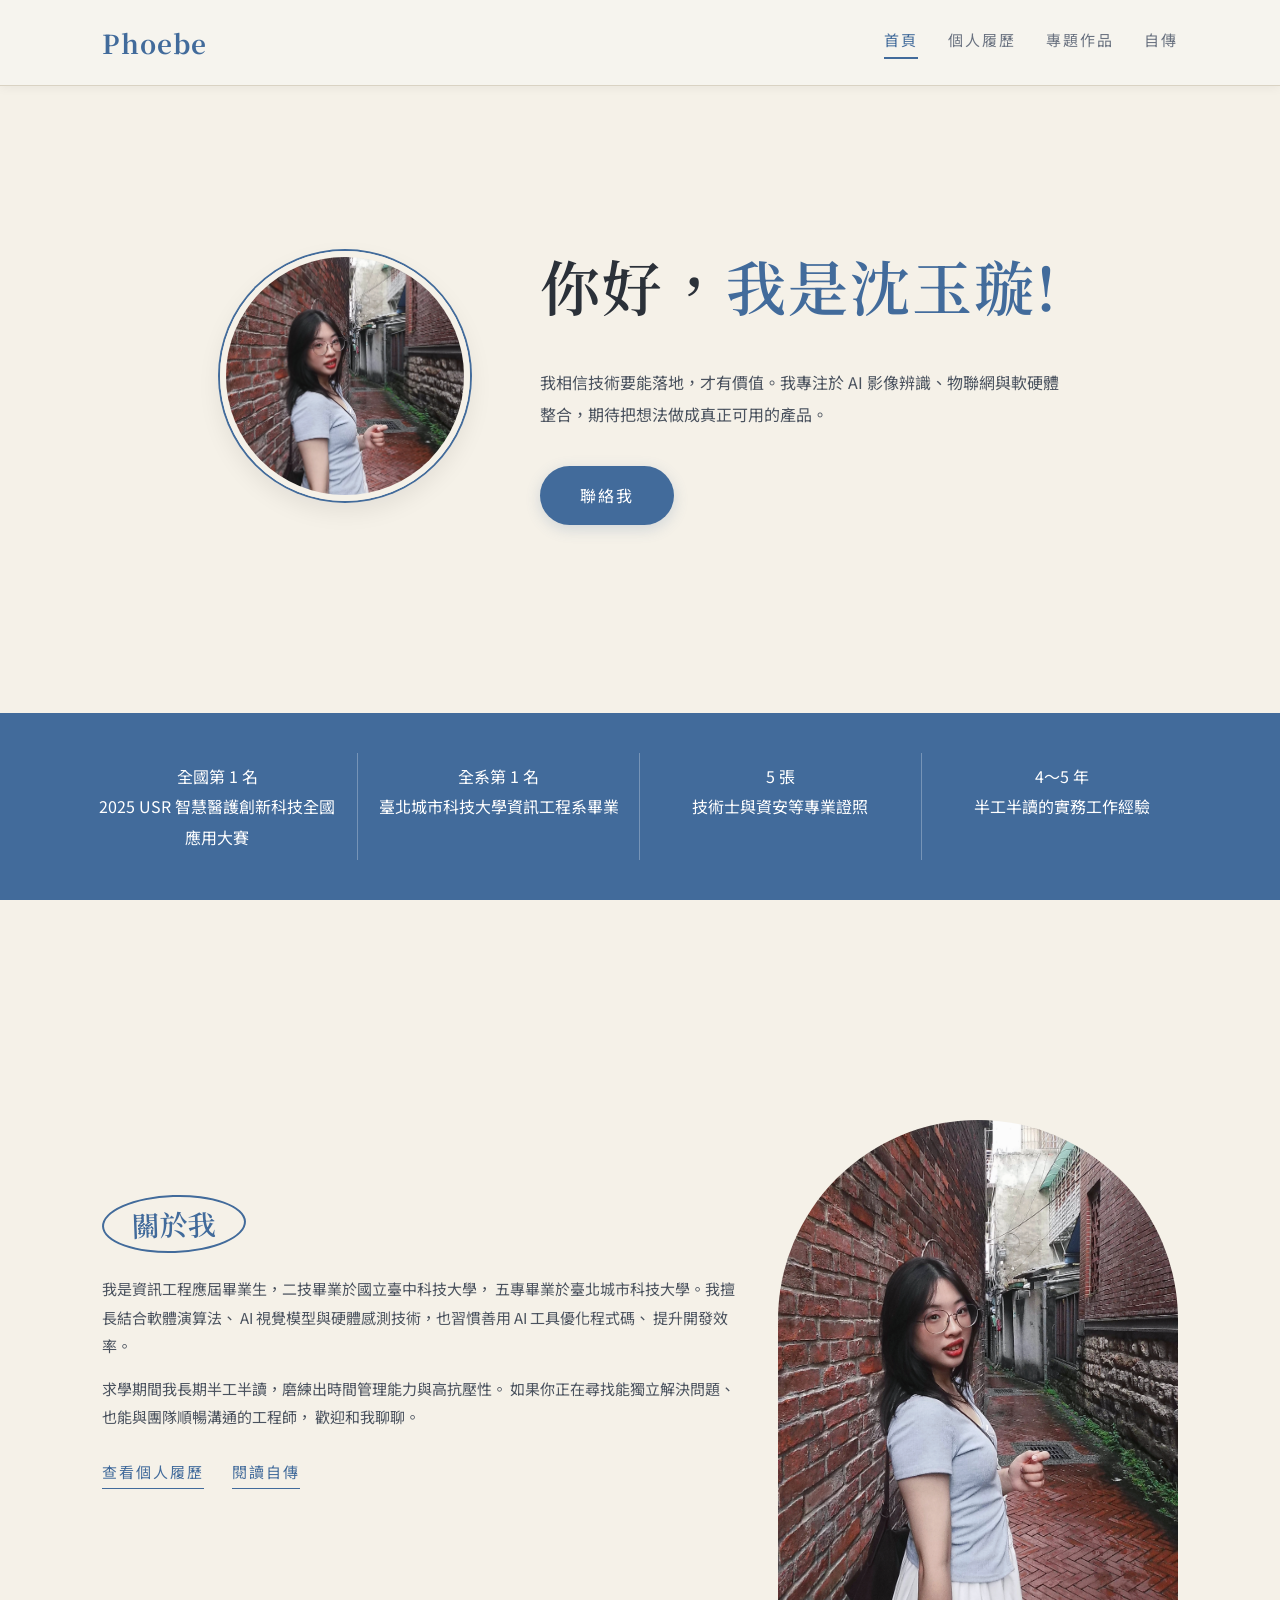
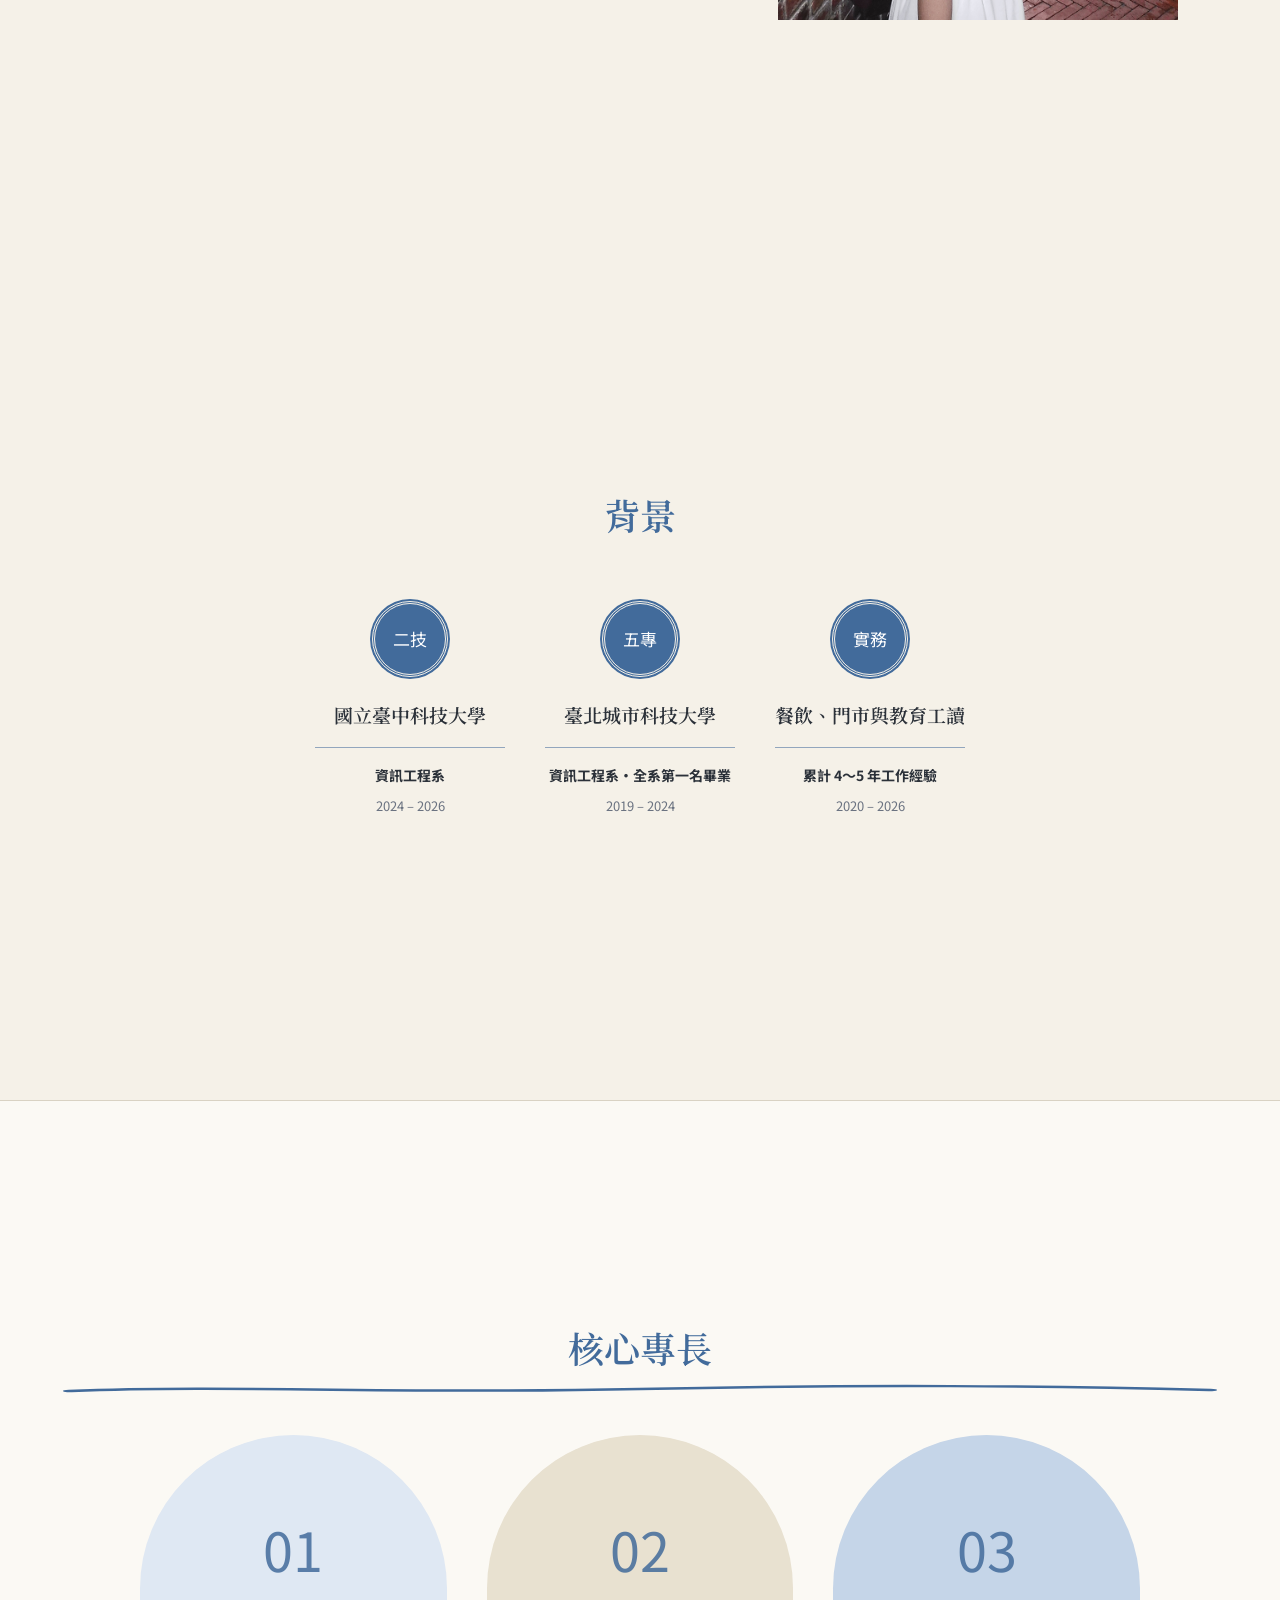
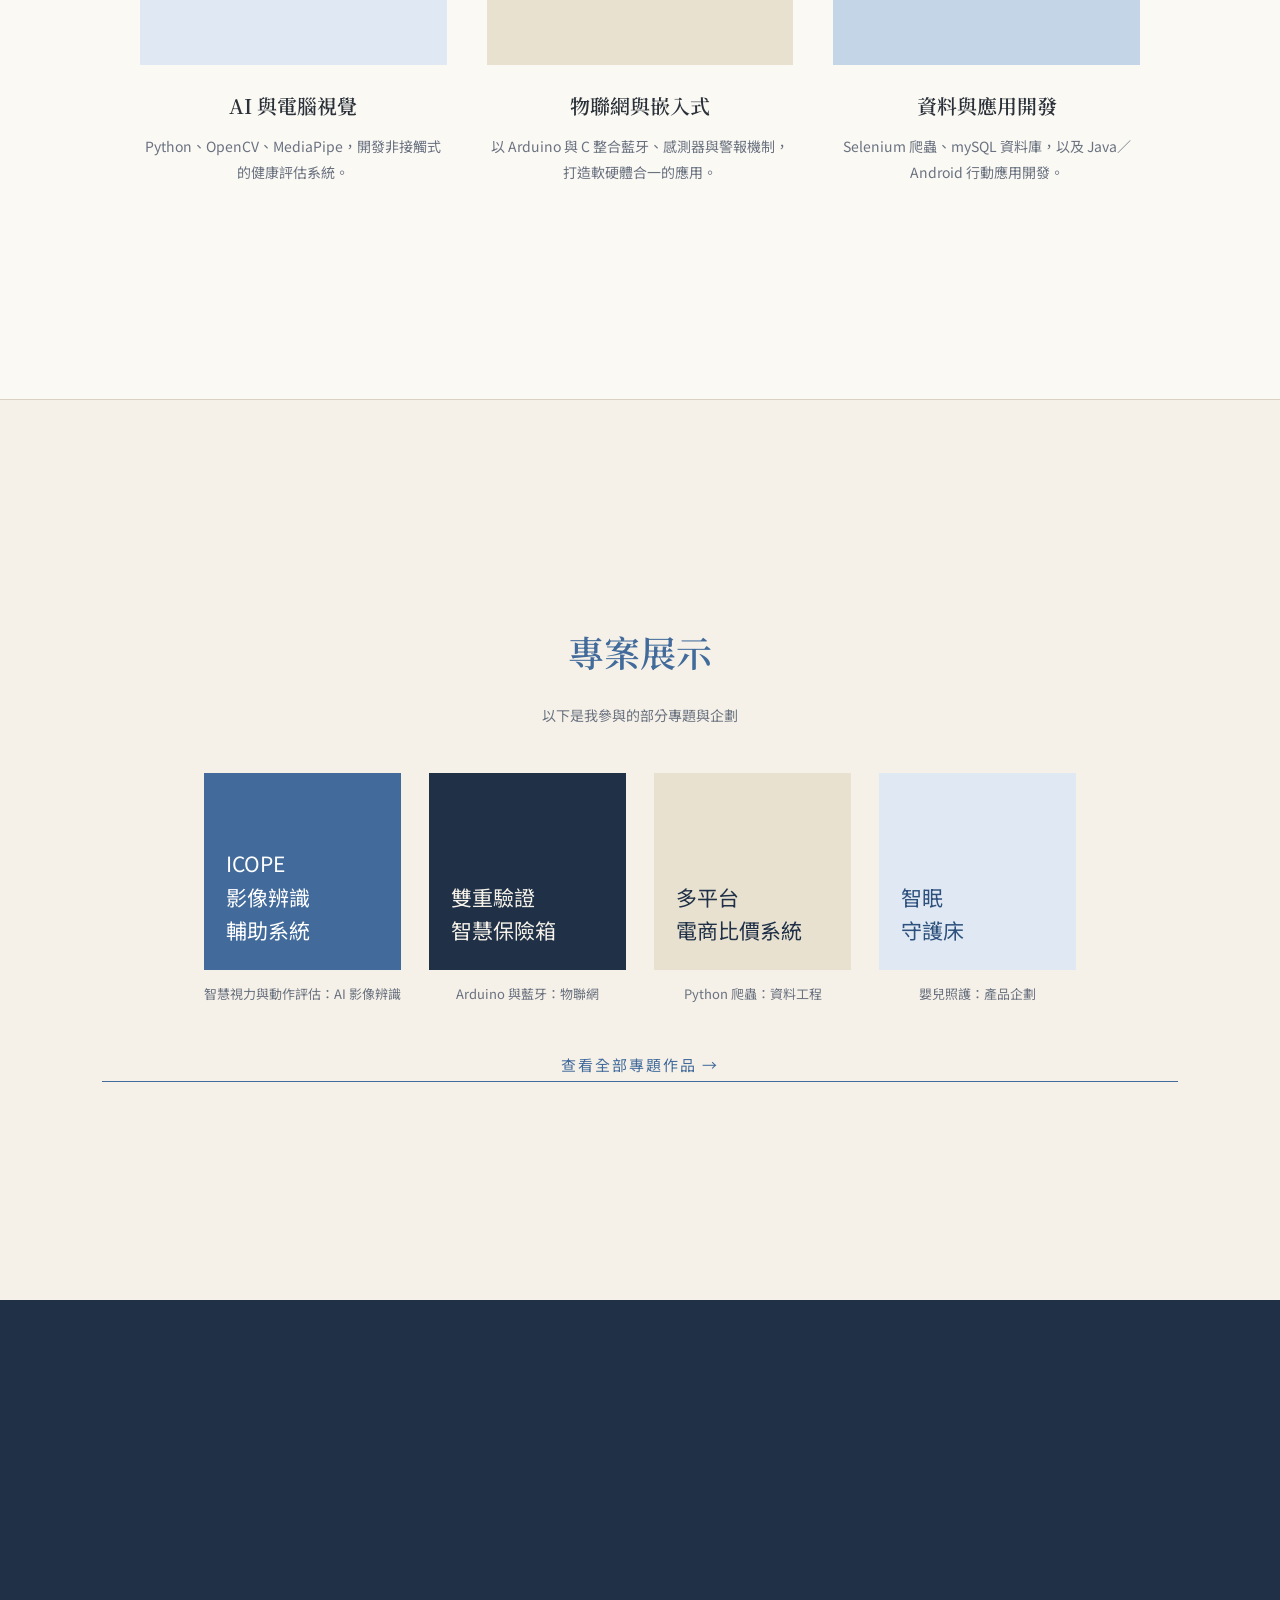
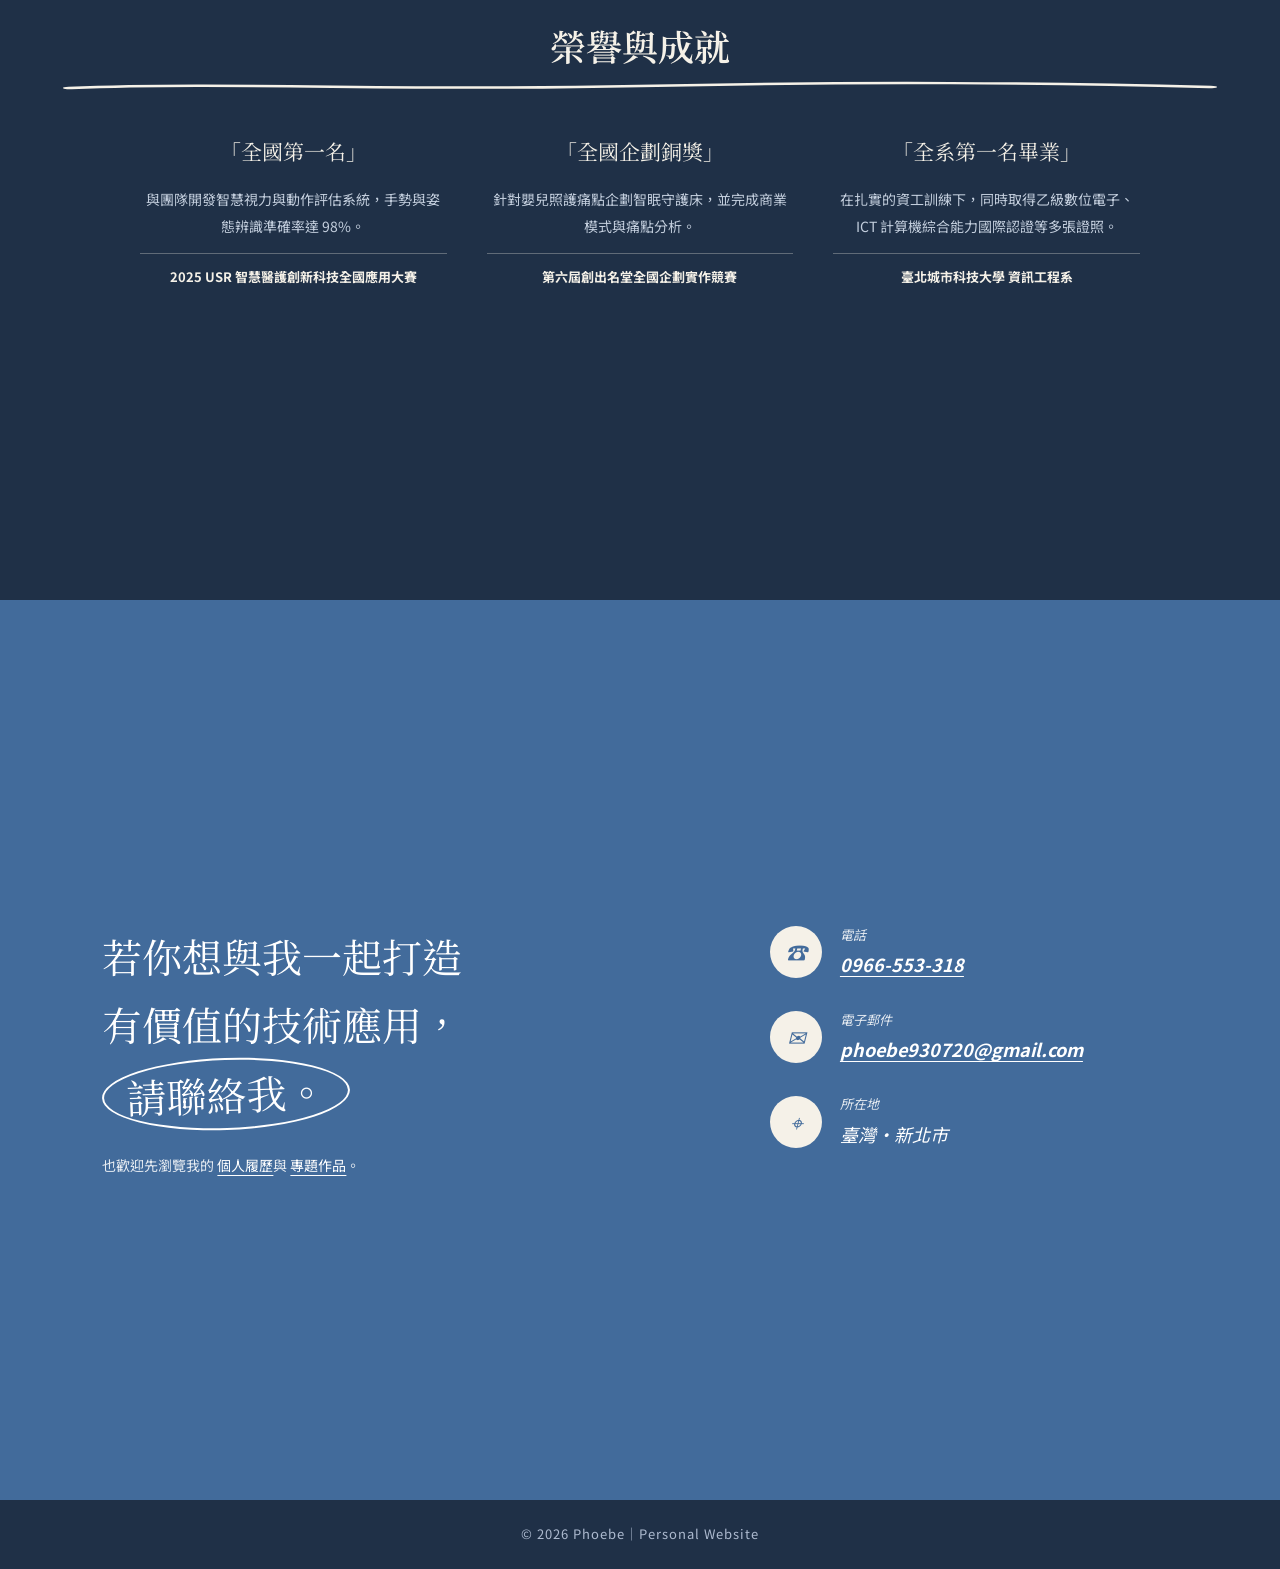
<file: index.html>
<!DOCTYPE html>
<html lang="zh-Hant">
<head>
    <meta charset="UTF-8">
    <meta name="viewport" content="width=device-width, initial-scale=1.0">
    <meta name="description" content="沈玉璇 Phoebe 的個人網站：資訊工程應屆畢業生，專注 AI 影像辨識、物聯網與軟硬體整合，期望擔任 AI／軟體／資安工程師。">
    <title>沈玉璇 Phoebe｜個人網站</title>

    <link rel="stylesheet" href="css/base.css">
    <link rel="stylesheet" href="css/home.css">
    
    <!-- 引入共用 Web Components -->
    <script src="js/components.js" defer></script>
</head>
<body>

    <!-- 共用導覽列組件 -->
    <site-navbar></site-navbar>

    <main>
       <div class="hero-wrapper">
        <!-- 1. 主視覺 -->
            <section class="home-hero">
                <!-- 照片維持在第一行 -->
                <img src="images/myphoto.jpg" alt="沈玉璇 Phoebe" class="hero-photo">
                
                <!-- 新增這層 div 包住右邊的文字與按鈕 -->
                <div class="hero-text">
                    <h1>你好，<span>我是沈玉璇!</span></h1>
                    <p class="hero-tagline">我相信技術要能落地，才有價值。我專注於 AI 影像辨識、物聯網與軟硬體整合，期待把想法做成真正可用的產品。</p>
                    <a href="#contact">聯絡我</a> <!-- 請確認妳原本的連結目標 -->
                </div>
            </section>

            <!-- 2. 成就色塊 -->
            <section class="band" aria-label="重點成就">
                <dl class="band-list" style="display: contents;">
                    <div class="band-item">
                        <dt>全國第 1 名</dt>
                        <dd>2025 USR 智慧醫護創新科技全國應用大賽</dd>
                    </div>
                    <div class="band-item">
                        <dt>全系第 1 名</dt>
                        <dd>臺北城市科技大學資訊工程系畢業</dd>
                    </div>
                    <div class="band-item">
                        <dt>5 張</dt>
                        <dd>技術士與資安等專業證照</dd>
                    </div>
                    <div class="band-item">
                        <dt>4～5 年</dt>
                        <dd>半工半讀的實務工作經驗</dd>
                    </div>
                </dl>
            </section>

        </div>

        <!-- 3. 關於我 -->
        <section class="about">
            <div class="about-text">
                <h2 class="oval-title">關於我</h2>
                <p>
                    我是資訊工程應屆畢業生，二技畢業於國立臺中科技大學，
                    五專畢業於臺北城市科技大學。我擅長結合軟體演算法、
                    AI 視覺模型與硬體感測技術，也習慣善用 AI 工具優化程式碼、
                    提升開發效率。
                </p>
                <p>
                    求學期間我長期半工半讀，磨練出時間管理能力與高抗壓性。
                    如果你正在尋找能獨立解決問題、也能與團隊順暢溝通的工程師，
                    歡迎和我聊聊。
                </p>
                <div class="about-links">
                    <a href="resume.html" class="text-link">查看個人履歷</a>
                    <a href="autobiography.html" class="text-link">閱讀自傳</a>
                </div>
            </div>
            <div class="arch-photo">
                <img src="images/myphoto.jpg" alt="沈玉璇的個人照片">
            </div>
        </section>

        <!-- 4. 背景 (語意化：加入 time 標籤) -->
        <section class="section">
            <h2 class="section-heading">背景</h2>
            <div class="circle-grid">
                <article class="circle-item">
                    <div class="circle-badge">二技</div>
                    <h3>國立臺中科技大學</h3>
                    <div class="circle-rule"></div>
                    <p class="circle-label">資訊工程系</p>
                    <time class="circle-date" datetime="2024/2026">2024 – 2026</time>
                </article>
                <article class="circle-item">
                    <div class="circle-badge">五專</div>
                    <h3>臺北城市科技大學</h3>
                    <div class="circle-rule"></div>
                    <p class="circle-label">資訊工程系・全系第一名畢業</p>
                    <time class="circle-date" datetime="2019/2024">2019 – 2024</time>
                </article>
                <article class="circle-item">
                    <div class="circle-badge">實務</div>
                    <h3>餐飲、門市與教育工讀</h3>
                    <div class="circle-rule"></div>
                    <p class="circle-label">累計 4～5 年工作經驗</p>
                    <time class="circle-date" datetime="2020/2026">2020 – 2026</time>
                </article>
            </div>
        </section>

        <!-- 5. 核心專長 -->
        <section class="section section-tint">
            <h2 class="section-heading scribble">核心專長</h2>
            <div class="arch-grid">
                <article class="arch-card">
                    <div class="arch-top tone-a"><span>01</span></div>
                    <h3>AI 與電腦視覺</h3>
                    <p>Python、OpenCV、MediaPipe，開發非接觸式的健康評估系統。</p>
                </article>
                <article class="arch-card">
                    <div class="arch-top tone-b"><span>02</span></div>
                    <h3>物聯網與嵌入式</h3>
                    <p>以 Arduino 與 C 整合藍牙、感測器與警報機制，打造軟硬體合一的應用。</p>
                </article>
                <article class="arch-card">
                    <div class="arch-top tone-c"><span>03</span></div>
                    <h3>資料與應用開發</h3>
                    <p>Selenium 爬蟲、mySQL 資料庫，以及 Java／Android 行動應用開發。</p>
                </article>
            </div>
        </section>

        <!-- 6. 專案展示 -->
        <section class="section">
            <h2 class="section-heading">專案展示</h2>
            <p class="section-sub">以下是我參與的部分專題與企劃</p>
            <div class="work-grid">
                <a href="projects.html" class="work-item">
                    <div class="work-tile tile-primary"><span>ICOPE<br>影像辨識<br>輔助系統</span></div>
                    <p>智慧視力與動作評估：AI 影像辨識</p>
                </a>
                <a href="projects.html" class="work-item">
                    <div class="work-tile tile-deep"><span>雙重驗證<br>智慧保險箱</span></div>
                    <p>Arduino 與藍牙：物聯網</p>
                </a>
                <a href="projects.html" class="work-item">
                    <div class="work-tile tile-sand"><span>多平台<br>電商比價系統</span></div>
                    <p>Python 爬蟲：資料工程</p>
                </a>
                <a href="projects.html" class="work-item">
                    <div class="work-tile tile-soft"><span>智眠<br>守護床</span></div>
                    <p>嬰兒照護：產品企劃</p>
                </a>
            </div>
            <a href="projects.html" class="text-link">查看全部專題作品 →</a>
        </section>

        <!-- 7. 榮譽與成就 -->
        <section class="honors">
            <h2 class="section-heading scribble light">榮譽與成就</h2>
            <div class="honor-grid">
                <article class="honor-card">
                    <h3>「全國第一名」</h3>
                    <p>與團隊開發智慧視力與動作評估系統，手勢與姿態辨識準確率達 98%。</p>
                    <strong>2025 USR 智慧醫護創新科技全國應用大賽</strong>
                </article>
                <article class="honor-card">
                    <h3>「全國企劃銅獎」</h3>
                    <p>針對嬰兒照護痛點企劃智眠守護床，並完成商業模式與痛點分析。</p>
                    <strong>第六屆創出名堂全國企劃實作競賽</strong>
                </article>
                <article class="honor-card">
                    <h3>「全系第一名畢業」</h3>
                    <p>在扎實的資工訓練下，同時取得乙級數位電子、ICT 計算機綜合能力國際認證等多張證照。</p>
                    <strong>臺北城市科技大學 資訊工程系</strong>
                </article>
            </div>
        </section>

        <!-- 8. 聯絡 (語意化：使用 address 與 tel/mailto 連結) -->
        <section class="cta" id="contact">
            <div class="cta-text">
                <h2>
                    若你想與我一起打造<br>有價值的技術應用，<br>
                    <span class="oval-light">請聯絡我。</span>
                </h2>
                <p>也歡迎先瀏覽我的 <a href="resume.html">個人履歷</a>與 <a href="projects.html">專題作品</a>。</p>
            </div>
            
            <address class="cta-contact">
                <div class="contact-row">
                    <div class="contact-circle" aria-hidden="true">☎</div>
                    <div>
                        <span class="contact-label">電話</span>
                        <p><a href="tel:+886966553318">0966-553-318</a></p>
                    </div>
                </div>
                <div class="contact-row">
                    <div class="contact-circle" aria-hidden="true">✉</div>
                    <div>
                        <span class="contact-label">電子郵件</span>
                        <p><a href="mailto:phoebe930720@gmail.com">phoebe930720@gmail.com</a></p>
                    </div>
                </div>
                <div class="contact-row">
                    <div class="contact-circle" aria-hidden="true">⌖</div>
                    <div>
                        <span class="contact-label">所在地</span>
                        <p>臺灣・新北市</p>
                    </div>
                </div>
            </address>
        </section>

    </main>

    <!-- 共用頁尾組件 -->
    <site-footer></site-footer>

</body>
</html>
</file>
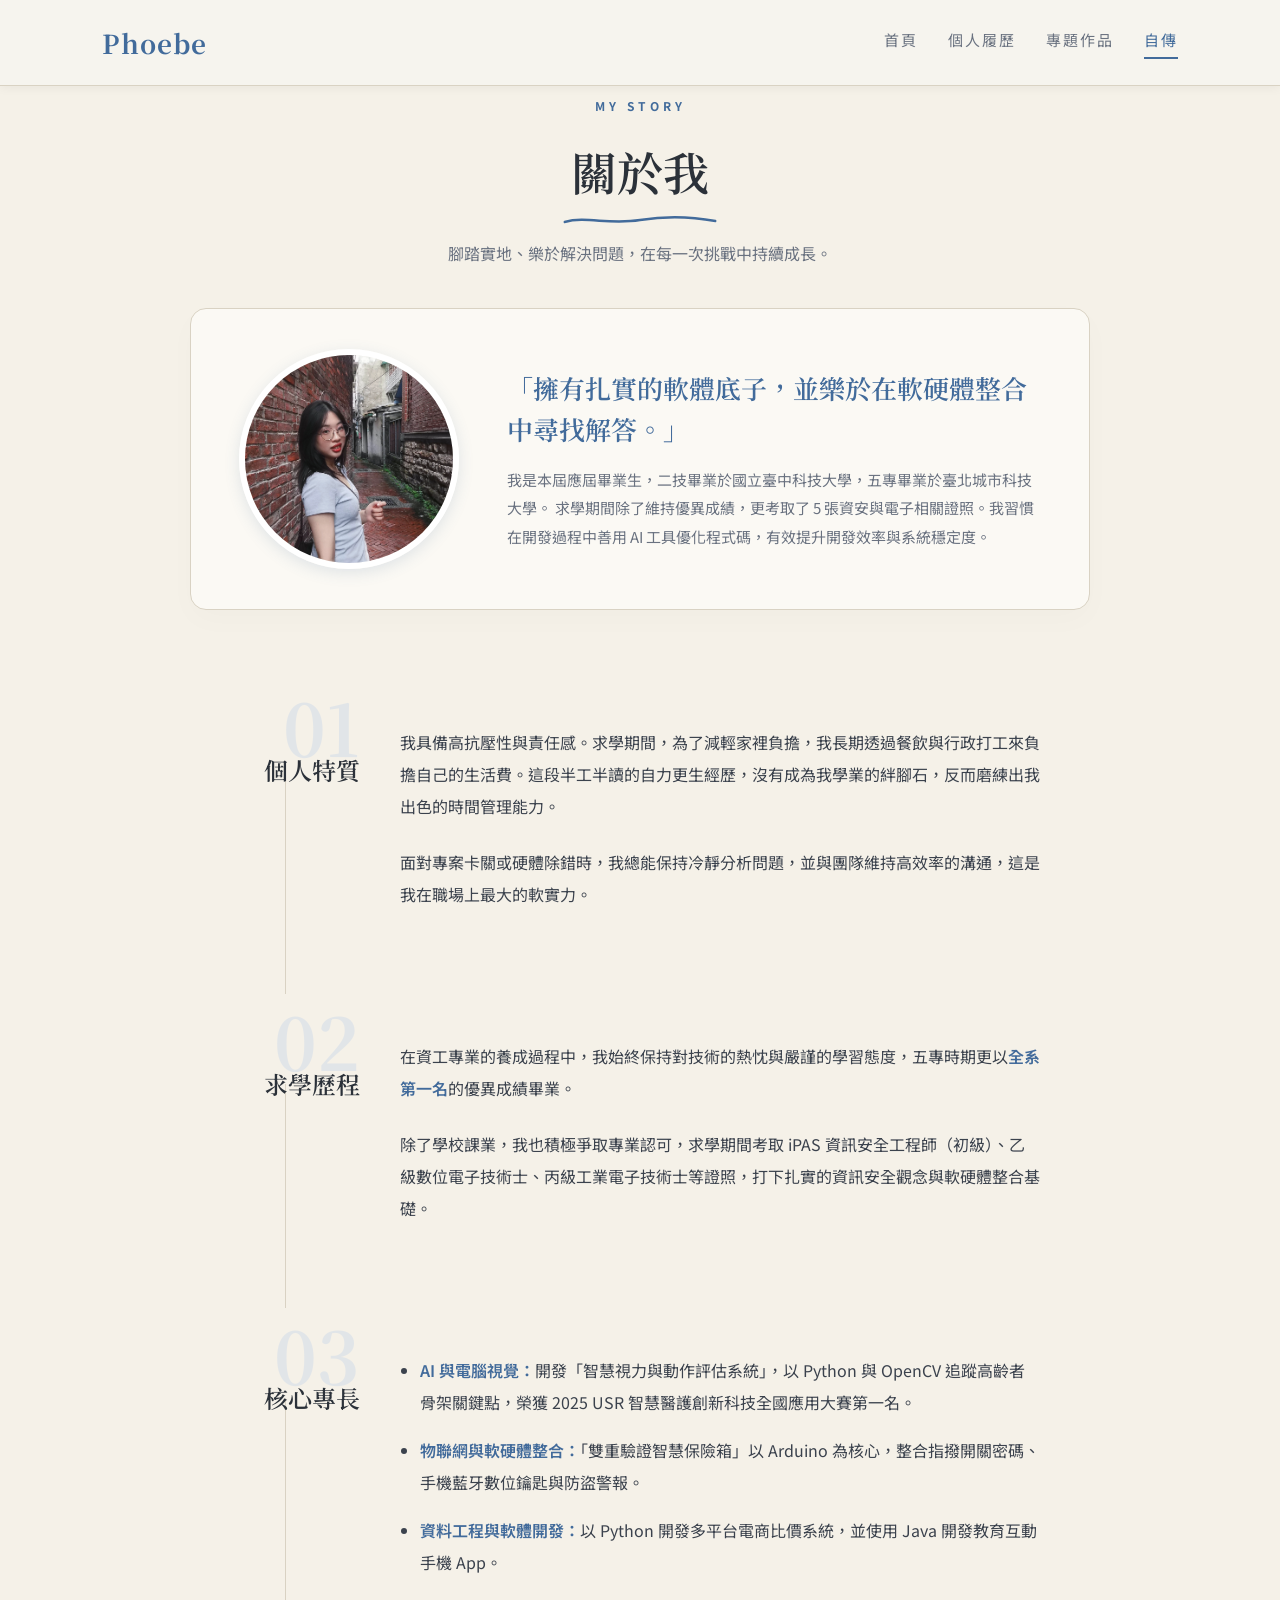
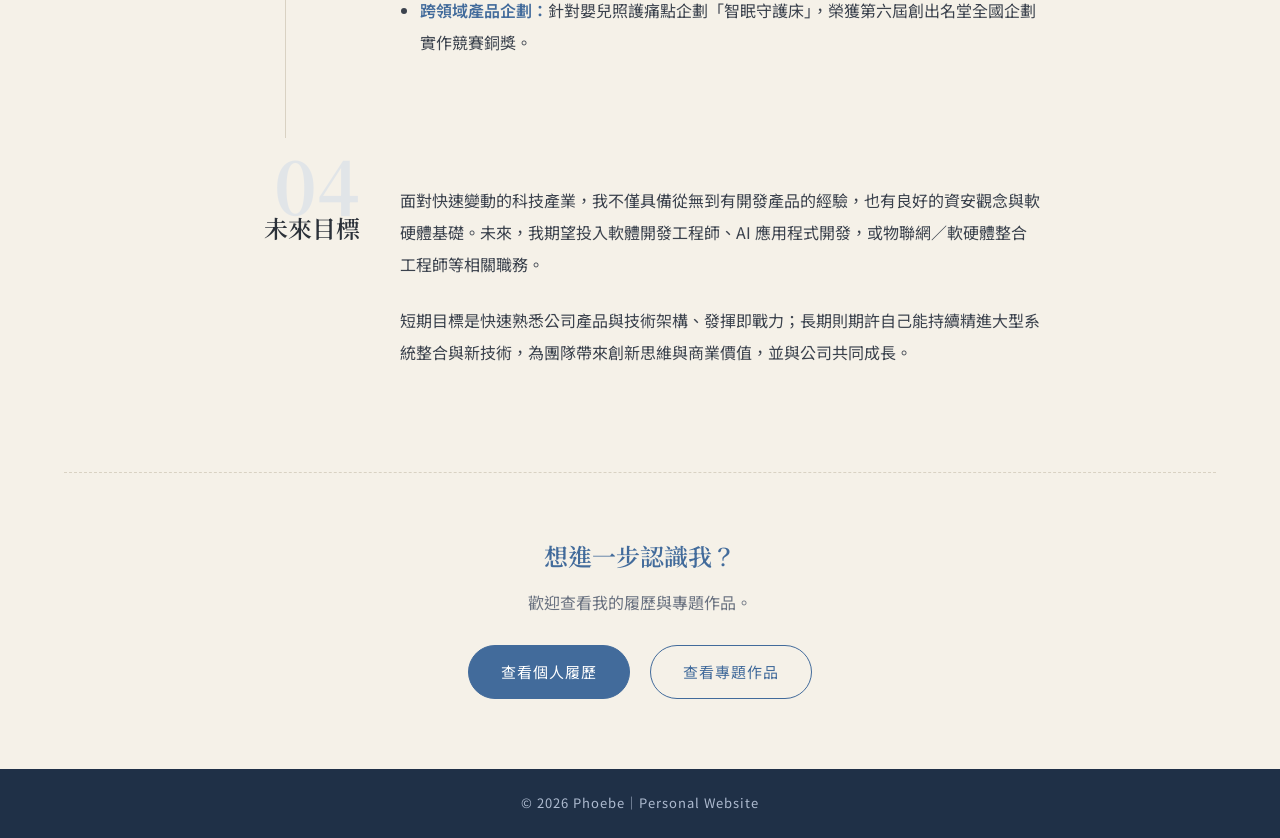
<file: autobiography.html>
<!DOCTYPE html>
<html lang="zh-Hant">
<head>
    <meta charset="UTF-8">
    <meta name="viewport" content="width=device-width, initial-scale=1.0">
    <meta name="description" content="沈玉璇 Phoebe 的自傳：半工半讀、五專全系第一名畢業，專注於 AI 電腦視覺、物聯網與軟硬體整合。">
    <title>自傳｜沈玉璇 Phoebe</title>
    
    <link rel="stylesheet" href="css/base.css">
    <link rel="stylesheet" href="css/autobiography.css">
    
    <!-- 引入共用組件 (導覽列與頁尾) -->
    <script src="js/components.js" defer></script>
</head>
<body>

    <!-- 共用導覽列 -->
    <site-navbar></site-navbar>

    <main class="autobio-container">
        
        <!-- 麵包屑導覽 -->
        <nav class="breadcrumb" aria-label="麵包屑導覽">
            <a href="index.html">首頁</a>
            <span aria-hidden="true">/</span>
            <span aria-current="page">自傳</span>
        </nav>

        <!-- 頁面標題區塊 -->
        <section class="autobio-hero">
            <p class="portfolio-eyebrow">MY STORY</p>
            <h1>關於我</h1>
            <p>腳踏實地、樂於解決問題，在每一次挑戰中持續成長。</p>
        </section>

        <!-- 1. 雜誌風作者引言區 -->
        <section class="author-intro">
            <figure class="author-avatar">
                <img src="images/myphoto.jpg" alt="沈玉璇的個人照片" loading="lazy">
            </figure>
            <div class="author-quote">
                <blockquote>
                    「擁有扎實的軟體底子，並樂於在軟硬體整合中尋找解答。」
                </blockquote>
                <p>
                    我是本屆應屆畢業生，二技畢業於國立臺中科技大學，五專畢業於臺北城市科技大學。
                    求學期間除了維持優異成績，更考取了 5 張資安與電子相關證照。我習慣在開發過程中善用 AI 工具優化程式碼，有效提升開發效率與系統穩定度。
                </p>
            </div>
        </section>

        <!-- 2. 章節式故事內容 -->
        <section class="story-chapters">
            
            <article class="chapter">
                <header class="chapter-title">
                    <span class="chapter-num" aria-hidden="true">01</span>
                    <h2>個人特質</h2>
                </header>
                <div class="chapter-text">
                    <p>我具備高抗壓性與責任感。求學期間，為了減輕家裡負擔，我長期透過餐飲與行政打工來負擔自己的生活費。這段半工半讀的自力更生經歷，沒有成為我學業的絆腳石，反而磨練出我出色的時間管理能力。</p>
                    <p>面對專案卡關或硬體除錯時，我總能保持冷靜分析問題，並與團隊維持高效率的溝通，這是我在職場上最大的軟實力。</p>
                </div>
            </article>

            <article class="chapter">
                <header class="chapter-title">
                    <span class="chapter-num" aria-hidden="true">02</span>
                    <h2>求學歷程</h2>
                </header>
                <div class="chapter-text">
                    <p>在資工專業的養成過程中，我始終保持對技術的熱忱與嚴謹的學習態度，五專時期更以<strong>全系第一名</strong>的優異成績畢業。</p>
                    <p>除了學校課業，我也積極爭取專業認可，求學期間考取 iPAS 資訊安全工程師（初級）、乙級數位電子技術士、丙級工業電子技術士等證照，打下扎實的資訊安全觀念與軟硬體整合基礎。</p>
                </div>
            </article>

            <article class="chapter">
                <header class="chapter-title">
                    <span class="chapter-num" aria-hidden="true">03</span>
                    <h2>核心專長</h2>
                </header>
                <div class="chapter-text">
                    <ul>
                        <li><strong>AI 與電腦視覺：</strong>開發「智慧視力與動作評估系統」，以 Python 與 OpenCV 追蹤高齡者骨架關鍵點，榮獲 2025 USR 智慧醫護創新科技全國應用大賽第一名。</li>
                        <li><strong>物聯網與軟硬體整合：</strong>「雙重驗證智慧保險箱」以 Arduino 為核心，整合指撥開關密碼、手機藍牙數位鑰匙與防盜警報。</li>
                        <li><strong>資料工程與軟體開發：</strong>以 Python 開發多平台電商比價系統，並使用 Java 開發教育互動手機 App。</li>
                        <li><strong>跨領域產品企劃：</strong>針對嬰兒照護痛點企劃「智眠守護床」，榮獲第六屆創出名堂全國企劃實作競賽銅獎。</li>
                    </ul>
                </div>
            </article>

            <article class="chapter">
                <header class="chapter-title">
                    <span class="chapter-num" aria-hidden="true">04</span>
                    <h2>未來目標</h2>
                </header>
                <div class="chapter-text">
                    <p>面對快速變動的科技產業，我不僅具備從無到有開發產品的經驗，也有良好的資安觀念與軟硬體基礎。未來，我期望投入軟體開發工程師、AI 應用程式開發，或物聯網／軟硬體整合工程師等相關職務。</p>
                    <p>短期目標是快速熟悉公司產品與技術架構、發揮即戰力；長期則期許自己能持續精進大型系統整合與新技術，為團隊帶來創新思維與商業價值，並與公司共同成長。</p>
                </div>
            </article>

        </section>

        <!-- 3. 底部引導區 -->
        <section class="autobio-next">
            <h2>想進一步認識我？</h2>
            <p>歡迎查看我的履歷與專題作品。</p>
            <div class="autobio-actions">
                <a href="resume.html" class="autobio-button">查看個人履歷</a>
                <a href="projects.html" class="autobio-button secondary">查看專題作品</a>
            </div>
        </section>

    </main>

    <!-- 共用頁尾 -->
    <site-footer></site-footer>

</body>
</html>
</file>
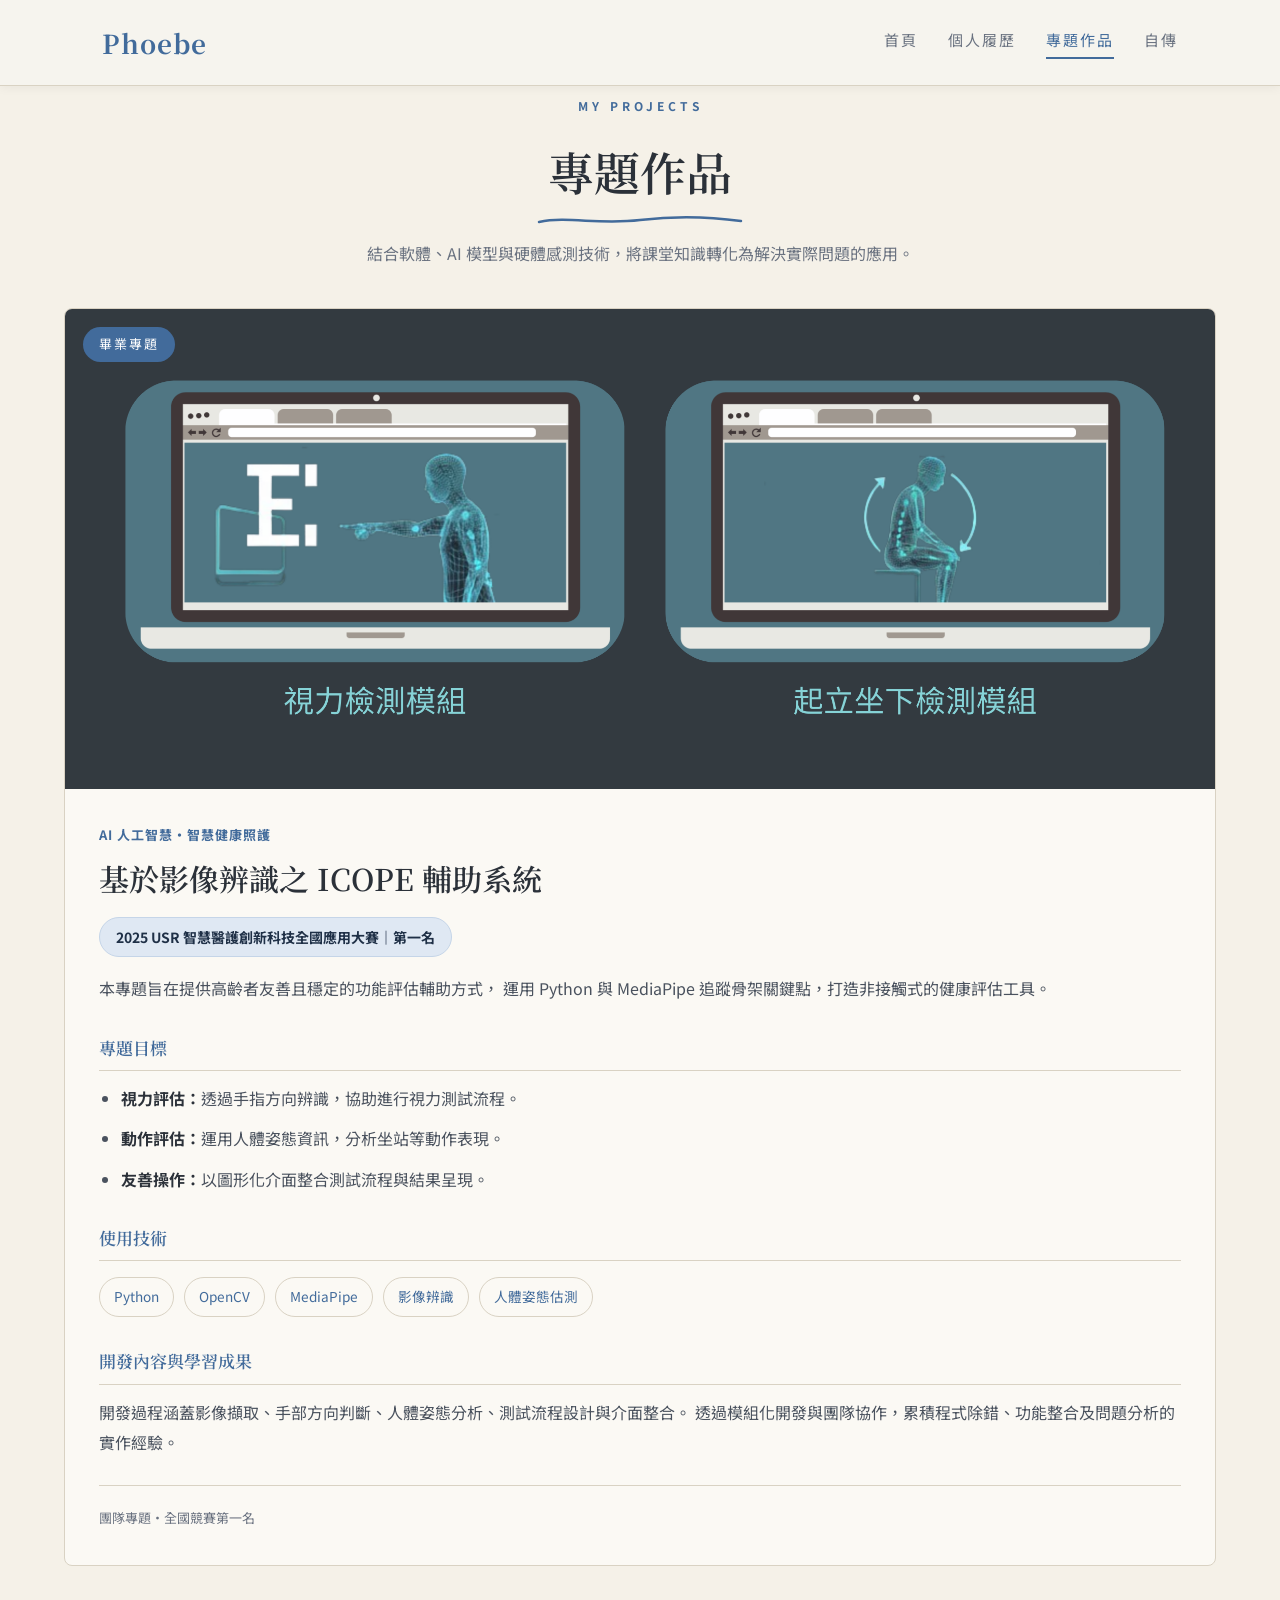
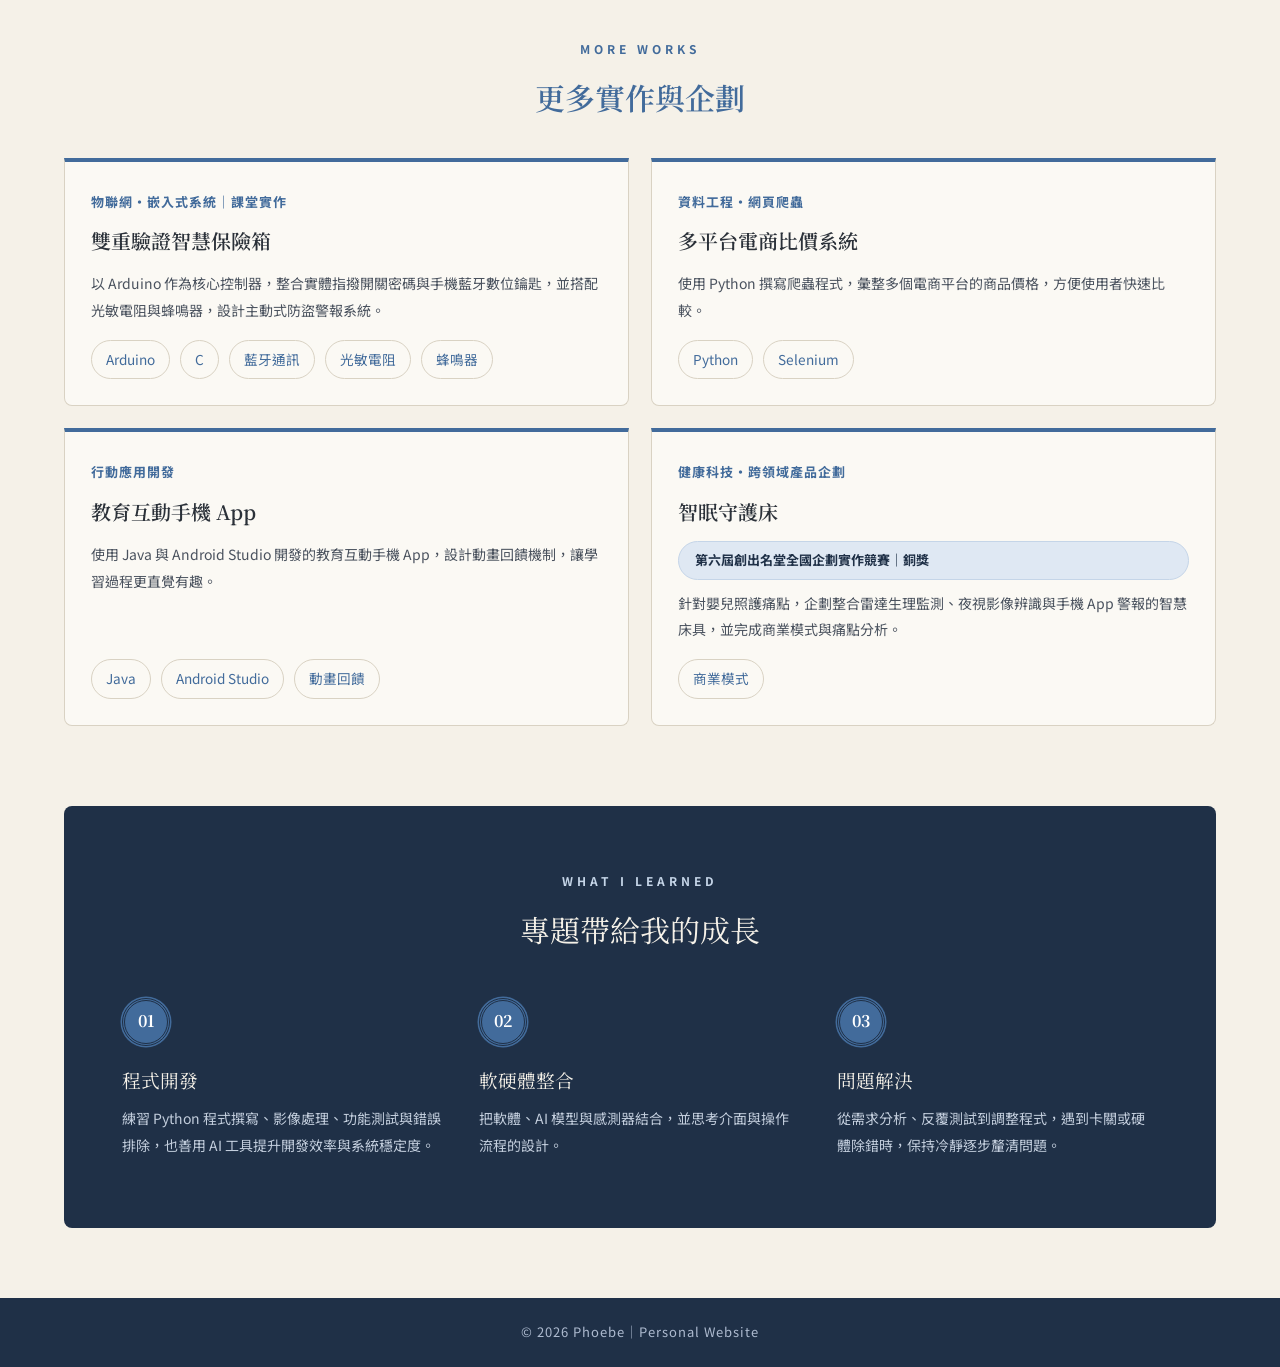
<file: projects.html>
<!DOCTYPE html>
<html lang="zh-Hant">
<head>
    <meta charset="UTF-8">
    <meta name="viewport" content="width=device-width, initial-scale=1.0">
    <meta name="description" content="沈玉璇 Phoebe 的專題作品：ICOPE 影像辨識輔助系統（全國第一名）、雙重驗證智慧保險箱、電商比價系統、教育互動 App 與智眠守護床企劃。">
    <title>專題作品｜沈玉璇 Phoebe</title>
    <link rel="stylesheet" href="css/base.css">
    <link rel="stylesheet" href="css/projects.css">
    <script src="js/components.js" defer></script>
</head>
<body>

    <site-navbar></site-navbar>

    <main class="portfolio-container">
        <nav class="breadcrumb" aria-label="麵包屑導覽">
            <a href="index.html">首頁</a>
            <span aria-hidden="true">/</span>
            <span aria-current="page">專題作品</span>
        </nav>

        <section class="portfolio-hero">
            <p class="portfolio-eyebrow">MY PROJECTS</p>
            <h1>專題作品</h1>
            <p>結合軟體、AI 模型與硬體感測技術，將課堂知識轉化為解決實際問題的應用。</p>
        </section>

        <!-- 主要作品 -->
        <section class="project-list">
            <article class="project-card">
                <!-- 語意化：使用 figure 與 figcaption -->
                <figure class="project-image">
                    <img src="images/icope.png" alt="基於影像辨識之 ICOPE 輔助系統專題畫面" loading="lazy">
                    <figcaption class="project-image-label">畢業專題</figcaption>
                </figure>

                <div class="project-body">
                    <p class="project-category">AI 人工智慧・智慧健康照護</p>
                    <h2>基於影像辨識之 ICOPE 輔助系統</h2>
                    <p class="award-badge" role="status">2025 USR 智慧醫護創新科技全國應用大賽｜第一名</p>
                    
                    <p class="project-intro">
                        本專題旨在提供高齡者友善且穩定的功能評估輔助方式，
                        運用 Python 與 MediaPipe 追蹤骨架關鍵點，打造非接觸式的健康評估工具。
                    </p>

                    <h3>專題目標</h3>
                    <ul class="project-details">
                        <li><strong>視力評估：</strong>透過手指方向辨識，協助進行視力測試流程。</li>
                        <li><strong>動作評估：</strong>運用人體姿態資訊，分析坐站等動作表現。</li>
                        <li><strong>友善操作：</strong>以圖形化介面整合測試流程與結果呈現。</li>
                    </ul>

                    <h3>使用技術</h3>
                    <ul class="project-tags" aria-label="技術標籤">
                        <li>Python</li><li>OpenCV</li><li>MediaPipe</li>
                        <li>影像辨識</li><li>人體姿態估測</li>
                    </ul>

                    <h3>開發內容與學習成果</h3>
                    <p class="project-intro">
                        開發過程涵蓋影像擷取、手部方向判斷、人體姿態分析、測試流程設計與介面整合。
                        透過模組化開發與團隊協作，累積程式除錯、功能整合及問題分析的實作經驗。
                    </p>

                    <div class="project-footer">
                        <span class="project-status">團隊專題・全國競賽第一名</span>
                    </div>
                </div>
            </article>
        </section>

        <!-- 其他作品 -->
        <section class="more-projects">
            <p class="portfolio-eyebrow">MORE WORKS</p>
            <h2>更多實作與企劃</h2>
            
            <div class="mini-project-grid">
                <article class="mini-project">
                    <p class="project-category">物聯網・嵌入式系統｜課堂實作</p>
                    <h3>雙重驗證智慧保險箱</h3>
                    <p>以 Arduino 作為核心控制器，整合實體指撥開關密碼與手機藍牙數位鑰匙，並搭配光敏電阻與蜂鳴器，設計主動式防盜警報系統。</p>
                    <ul class="project-tags">
                        <li>Arduino</li><li>C</li><li>藍牙通訊</li><li>光敏電阻</li><li>蜂鳴器</li>
                    </ul>
                </article>

                <article class="mini-project">
                    <p class="project-category">資料工程・網頁爬蟲</p>
                    <h3>多平台電商比價系統</h3>
                    <p>使用 Python 撰寫爬蟲程式，彙整多個電商平台的商品價格，方便使用者快速比較。</p>
                    <ul class="project-tags">
                        <li>Python</li><li>Selenium</li>
                    </ul>
                </article>

                <article class="mini-project">
                    <p class="project-category">行動應用開發</p>
                    <h3>教育互動手機 App</h3>
                    <p>使用 Java 與 Android Studio 開發的教育互動手機 App，設計動畫回饋機制，讓學習過程更直覺有趣。</p>
                    <ul class="project-tags">
                        <li>Java</li><li>Android Studio</li><li>動畫回饋</li>
                    </ul>
                </article>

                <article class="mini-project">
                    <p class="project-category">健康科技・跨領域產品企劃</p>
                    <h3>智眠守護床</h3>
                    <p class="award-badge small">第六屆創出名堂全國企劃實作競賽｜銅獎</p>
                    <p>針對嬰兒照護痛點，企劃整合雷達生理監測、夜視影像辨識與手機 App 警報的智慧床具，並完成商業模式與痛點分析。</p>
                    <ul class="project-tags">
                        <li>商業模式</li>
                    </ul>
                </article>
            </div>
        </section>

        <!-- 技能與經驗 -->
        <section class="project-summary">
            <p class="portfolio-eyebrow">WHAT I LEARNED</p>
            <h2>專題帶給我的成長</h2>
            <div class="growth-grid">
                <article class="growth-card">
                    <div class="growth-icon" aria-hidden="true">01</div>
                    <h3>程式開發</h3>
                    <p>練習 Python 程式撰寫、影像處理、功能測試與錯誤排除，也善用 AI 工具提升開發效率與系統穩定度。</p>
                </article>
                <article class="growth-card">
                    <div class="growth-icon" aria-hidden="true">02</div>
                    <h3>軟硬體整合</h3>
                    <p>把軟體、AI 模型與感測器結合，並思考介面與操作流程的設計。</p>
                </article>
                <article class="growth-card">
                    <div class="growth-icon" aria-hidden="true">03</div>
                    <h3>問題解決</h3>
                    <p>從需求分析、反覆測試到調整程式，遇到卡關或硬體除錯時，保持冷靜逐步釐清問題。</p>
                </article>
            </div>
        </section>

    </main>

    <site-footer></site-footer>
</body>
</html>
</file>
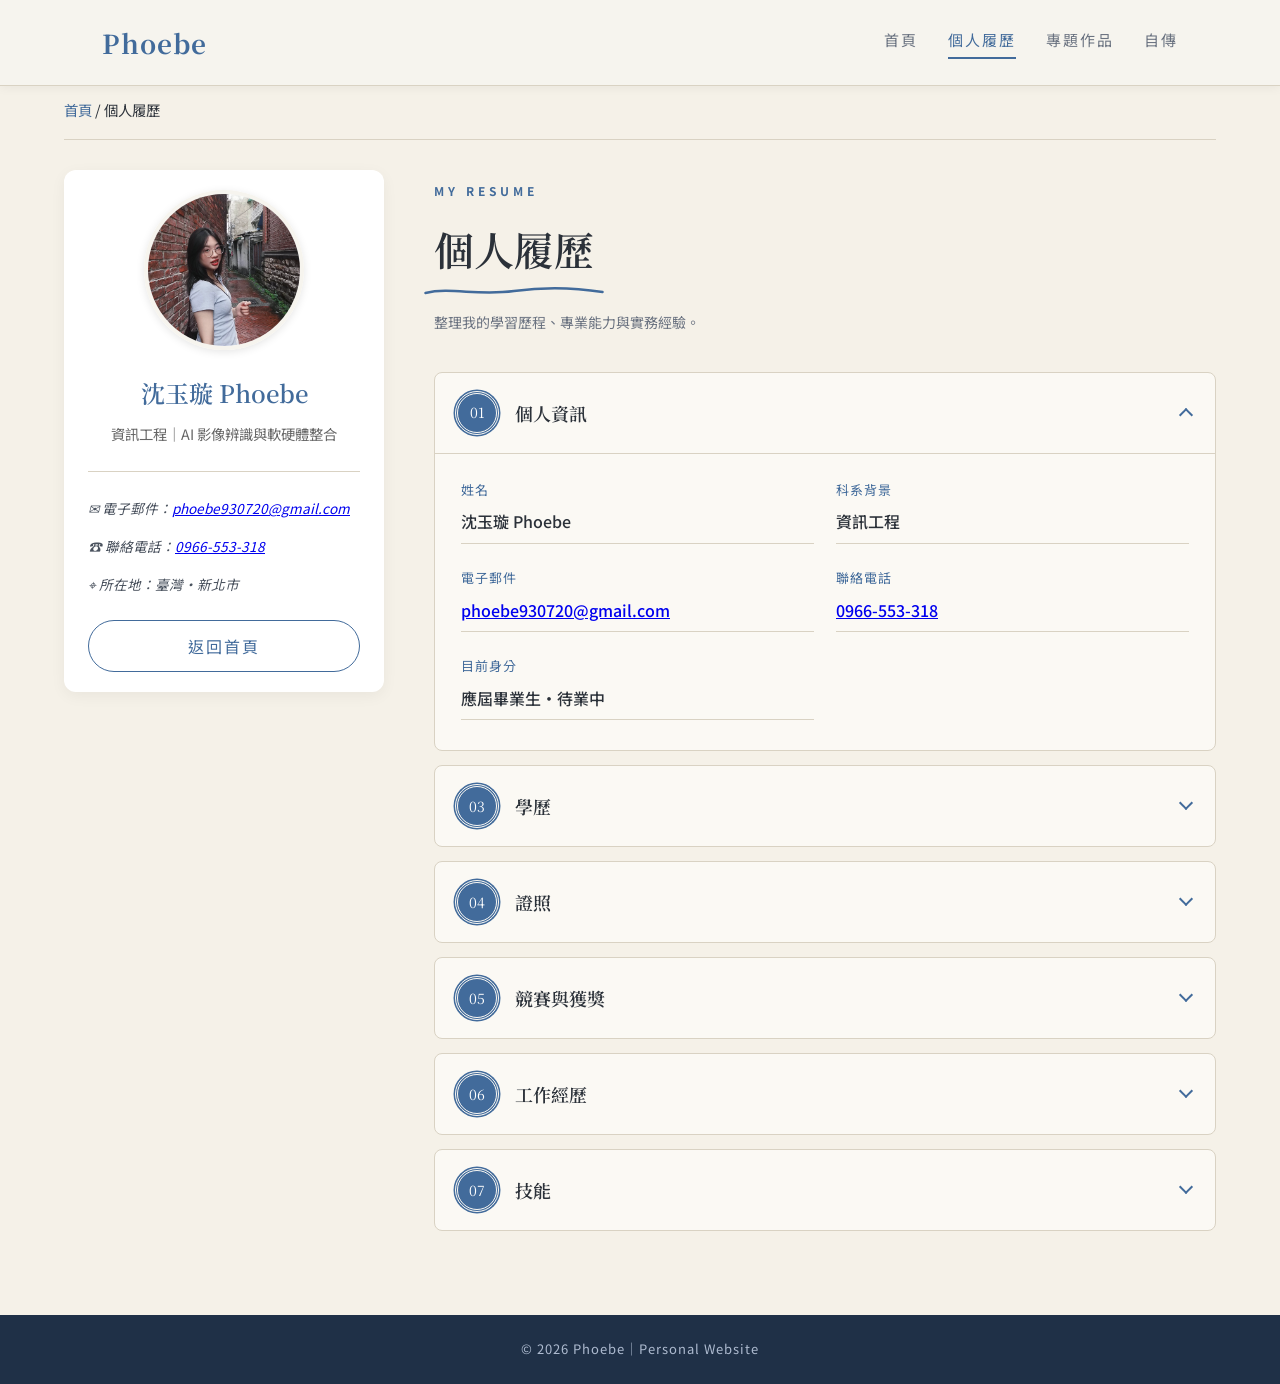
<file: resume.html>
<!DOCTYPE html>
<html lang="zh-Hant">
<head>
    <meta charset="UTF-8">
    <meta name="viewport" content="width=device-width, initial-scale=1.0">
    <meta name="description" content="沈玉璇 Phoebe 的個人履歷：資訊工程背景，具備乙級數位電子技術士、iPAS 資安工程師（初級）等 5 張證照與 4～5 年實務經驗。">
    <title>個人履歷｜沈玉璇 Phoebe</title>
    
    <link rel="stylesheet" href="css/base.css">
    <link rel="stylesheet" href="css/resume.css">
    <script src="js/components.js" defer></script>
</head>
<body>

    <site-navbar></site-navbar>

    <main class="resume-container">
        <nav class="breadcrumb" aria-label="麵包屑導覽">
            <a href="index.html">首頁</a>
            <span aria-hidden="true">/</span>
            <span aria-current="page">個人履歷</span>
        </nav>

        <div class="resume-layout">
            <!-- 左側個人簡介 -->
            <aside class="resume-sidebar">
                <div class="myphoto-card">
                    <img src="images/myphoto.jpg" alt="沈玉璇的個人照片" class="myphoto-photo">
                    <h2>沈玉璇 Phoebe</h2>
                    <p class="myphoto-subtitle">資訊工程｜AI 影像辨識與軟硬體整合</p>
                    <div class="myphoto-divider"></div>
                    <!-- 語意化：address 區塊 -->
                    <address class="myphoto-contact">
                        <ul>
                            <li>✉ 電子郵件：<a href="mailto:phoebe930720@gmail.com">phoebe930720@gmail.com</a></li>
                            <li>☎ 聯絡電話：<a href="tel:+886966553318">0966-553-318</a></li>
                            <li>⌖ 所在地：臺灣・新北市</li>
                        </ul>
                    </address>

                    <a href="index.html" class="back-home">返回首頁</a>
                </div>
            </aside>

            <!-- 右側履歷內容 -->
            <section class="resume-content">
                <div class="resume-heading">
                    <p class="resume-eyebrow">MY RESUME</p>
                    <h1>個人履歷</h1>
                    <p>整理我的學習歷程、專業能力與實務經驗。</p>
                </div>

                <!-- 1. 個人資訊 -->
                <section class="resume-section">
                    <details class="resume-accordion" open>
                        <summary>
                            <span class="section-icon">01</span>
                            <span class="section-title">個人資訊</span>
                            <span class="accordion-arrow"></span>
                        </summary>
                        <div class="accordion-content">
                            <dl class="info-grid">
                                <div class="info-item"><dt>姓名</dt><dd>沈玉璇 Phoebe</dd></div>
                                <div class="info-item"><dt>科系背景</dt><dd>資訊工程</dd></div>
                                <div class="info-item"><dt>電子郵件</dt><dd><a href="mailto:phoebe930720@gmail.com">phoebe930720@gmail.com</a></dd></div>
                                <div class="info-item"><dt>聯絡電話</dt><dd><a href="tel:+886966553318">0966-553-318</a></dd></div>
                                <div class="info-item"><dt>目前身分</dt><dd>應屆畢業生・待業中</dd></div>
                            </dl>
                        </div>
                    </details>
                </section>

                <!-- 3. 學歷 -->
                <section class="resume-section">
                    <details class="resume-accordion">
                        <summary>
                            <span class="section-icon">03</span>
                            <span class="section-title">學歷</span>
                            <span class="accordion-arrow"></span>
                        </summary>
                        <div class="accordion-content">
                            <article class="timeline-item">
                                <span class="timeline-dot" aria-hidden="true"></span>
                                <p class="timeline-label">二技</p>
                                <h3>國立臺中科技大學</h3>
                                <p>資訊工程系</p>
                                <time class="timeline-date" datetime="2024-09/2026-06">2024/09 ~ 2026/06</time>
                            </article>
                            <article class="timeline-item">
                                <span class="timeline-dot" aria-hidden="true"></span>
                                <p class="timeline-label">五專</p>
                                <h3>臺北城市科技大學</h3>
                                <p>資訊工程系</p>
                                <time class="timeline-date" datetime="2019-09/2024-06">2019/09 ~ 2024/06</time>
                            </article>
                        </div>
                    </details>
                </section>

                <!-- 4. 證照 -->
                <section class="resume-section">
                    <details class="resume-accordion">
                        <summary>
                            <span class="section-icon">04</span>
                            <span class="section-title">證照</span>
                            <span class="accordion-arrow"></span>
                        </summary>
                        <div class="accordion-content">
                            <ul class="cert-list">
                                <li><strong>資訊安全工程師－初級能力鑑定</strong> <span>iPAS 經濟部產業人才能力鑑定</span></li>
                                <li><strong>乙級數位電子技術士</strong> <span>勞動部勞動力發展署技能檢定中心</span></li>
                                <li><strong>丙級工業電子技術士</strong> <span>勞動部勞動力發展署技能檢定中心</span></li>
                                <li><strong>丙級電腦軟體應用技術士</strong> <span>勞動部勞動力發展署技能檢定中心</span></li>
                                <li><strong>ICT 計算機綜合能力國際認證</strong> <span>Global Learning and Assessment Development (GLAD)</span></li>
                            </ul>
                        </div>
                    </details>
                </section>

                <!-- 5. 競賽與獲獎 -->
                <section class="resume-section">
                    <details class="resume-accordion">
                        <summary>
                            <span class="section-icon">05</span>
                            <span class="section-title">競賽與獲獎</span>
                            <span class="accordion-arrow"></span>
                        </summary>
                        <div class="accordion-content">
                            <article class="timeline-item">
                                <span class="timeline-dot" aria-hidden="true"></span>
                                <p class="timeline-label">第一名</p>
                                <h3>2025 USR 智慧醫護創新科技全國應用大賽</h3>
                                <p>與團隊開發「智慧視力與動作評估系統」，以 Python 與 OpenCV 追蹤高齡者骨架關鍵點，手勢與姿態辨識準確率達 98%。</p>
                            </article>
                            <article class="timeline-item">
                                <span class="timeline-dot" aria-hidden="true"></span>
                                <p class="timeline-label">銅獎</p>
                                <h3>第六屆創出名堂全國企劃實作競賽</h3>
                                <p>企劃嬰兒照護產品「智眠守護床」，整合雷達生理監測、夜視影像辨識與手機 App 警報，並完成商業模式與痛點分析。</p>
                            </article>
                        </div>
                    </details>
                </section>

                <!-- 6. 工作經歷 -->
                <section class="resume-section">
                    <details class="resume-accordion">
                        <summary>
                            <span class="section-icon">06</span>
                            <span class="section-title">工作經歷</span>
                            <span class="accordion-arrow"></span>
                        </summary>
                        <div class="accordion-content">
                            <article class="timeline-item">
                                <span class="timeline-dot" aria-hidden="true"></span>
                                <p class="timeline-label">餐飲服務</p>
                                <h3>外場人員</h3>
                                <p>三媽臭臭鍋</p>
                                <time class="timeline-date" datetime="2024-09/2026-06">2024/09 ~ 2026/06（1 年 10 個月）</time>
                                <ul class="experience-list">
                                    <li>櫃檯點餐與收銀結帳。</li>
                                    <li>外場收桌與送餐、排盤與食品裝飾。</li>
                                </ul>
                            </article>

                            <article class="timeline-item">
                                <span class="timeline-dot" aria-hidden="true"></span>
                                <p class="timeline-label">工讀生</p>
                                <h3>行政工讀</h3>
                                <p>城市科大董事會</p>
                                <time class="timeline-date" datetime="2024-01/2024-06">2024/01 ~ 2024/06（6 個月）</time>
                            </article>

                            <article class="timeline-item">
                                <span class="timeline-dot" aria-hidden="true"></span>
                                <p class="timeline-label">門市服務</p>
                                <h3>門市人員</h3>
                                <p>德福烘培德蜜烘培</p>
                                <time class="timeline-date" datetime="2023-01/2024-08">2023/01 ~ 2024/08（1 年 8 個月）</time>
                                <ul class="experience-list">
                                    <li>結帳、門市清潔、處理訂單。</li>
                                    <li>麵包與蛋糕包裝上架，櫃檯接待與需求服務。</li>
                                </ul>
                            </article>

                            <article class="timeline-item">
                                <span class="timeline-dot" aria-hidden="true"></span>
                                <p class="timeline-label">餐飲服務</p>
                                <h3>內外場服務生</h3>
                                <p>奶爸廚房</p>
                                <time class="timeline-date" datetime="2021-10/2022-10">2021/10 ~ 2022/10（1 年 1 個月）</time>
                                <ul class="experience-list">
                                    <li>內場食材準備、簡單擺盤。</li>
                                    <li>外場飲料調製與送餐、結帳與收桌。</li>
                                </ul>
                            </article>

                            <article class="timeline-item">
                                <span class="timeline-dot" aria-hidden="true"></span>
                                <p class="timeline-label">工讀生</p>
                                <h3>行政工讀</h3>
                                <p>城市科大資工系</p>
                                <time class="timeline-date" datetime="2021-02/2022-05">2021/02 ~ 2022/05（1 年 4 個月）</time>
                            </article>

                            <article class="timeline-item">
                                <span class="timeline-dot" aria-hidden="true"></span>
                                <p class="timeline-label">課業輔導</p>
                                <h3>大學友（補習班老師）</h3>
                                <p>巨匠電腦 × 城市科大</p>
                                <time class="timeline-date" datetime="2020-02/2022-06">2020/02 ~ 2022/06（2 年 5 個月）</time>
                                <ul class="experience-list">
                                    <li>輔導偏遠地區原住民兒童課業。</li>
                                </ul>
                            </article>
                        </div>
                    </details>
                </section>

                <!-- 7. 技能 (語意化：tag 列表改為 ul) -->
                <section class="resume-section">
                    <details class="resume-accordion">
                        <summary>
                            <span class="section-icon">07</span>
                            <span class="section-title">技能</span>
                            <span class="accordion-arrow"></span>
                        </summary>
                        <div class="accordion-content">
                            <h3 class="skill-heading">AI 與電腦視覺</h3>
                            <ul class="skill-tags">
                                <li>Python</li><li>OpenCV</li><li>MediaPipe</li>
                                <li>Keras</li><li>TensorFlow</li><li>輕量化影像分類模型</li>
                            </ul>
                            <h3 class="skill-heading">物聯網與嵌入式</h3>
                            <ul class="skill-tags">
                                <li>Arduino</li><li>C</li><li>藍牙通訊</li><li>感測器控制</li>
                            </ul>
                            <h3 class="skill-heading">資料工程與應用開發</h3>
                            <ul class="skill-tags">
                                <li>Selenium 爬蟲</li><li>SQLite</li><li>Java</li><li>Android Studio</li>
                            </ul>
                            <h3 class="skill-heading">網頁與開發工具</h3>
                            <ul class="skill-tags">
                                <li>HTML</li><li>CSS</li><li>Tkinter</li>
                                <li>VS Code</li><li>Git</li><li>GitHub</li>
                            </ul>
                            <h3 class="skill-heading">專業能力</h3>
                            <ul class="skill-tags">
                                <li>資安觀念</li><li>專題實作</li><li>產品企劃</li>
                                <li>問題分析</li><li>時間管理</li><li>團隊溝通</li>
                            </ul>
                        </div>
                    </details>
                </section>
            </section>
        </div>
    </main>

    <site-footer></site-footer>
</body>
</html>
</file>
<file: css/base.css>
/* ==============================
   base.css｜全站共用樣式
   ============================== */

@import url("https://fonts.googleapis.com/css2?family=Noto+Sans+TC:wght@400;500;700&family=Noto+Serif+TC:wght@400;600;700&display=swap");

/* 1. 設計變數 */
:root {
    --primary: #426b9b;        /* 主色 */
    --primary-dark: #2e507c;
    --primary-soft: #dfe8f3;   /* 主色的淡色 */
    --primary-mist: #c5d5e8;
    --deep: #1f3047;           /* 深藍區塊 */
    --cream: #f5f1e8;          /* 頁面底色 */
    --paper: #fbf9f4;          /* 卡片底色 */
    --sand: #e8e1d0;           /* 沙色點綴 */
    --ink: #2b3139;
    --muted: #6a7280;
    --line: #d9d2c3;

    --serif: "Noto Serif TC", "Songti TC", "PMingLiU", serif;
    --sans: "Noto Sans TC", "Microsoft JhengHei", sans-serif;

    /* 手繪波浪底線 */
    --scribble: url("data:image/svg+xml,%3Csvg xmlns='http://www.w3.org/2000/svg' viewBox='0 0 200 12' preserveAspectRatio='none'%3E%3Cpath d='M2 8 C 30 2, 60 11, 100 6 S 170 3, 198 7' fill='none' stroke='%23426b9b' stroke-width='2.5' stroke-linecap='round'/%3E%3C/svg%3E");
    --scribble-light: url("data:image/svg+xml,%3Csvg xmlns='http://www.w3.org/2000/svg' viewBox='0 0 200 12' preserveAspectRatio='none'%3E%3Cpath d='M2 8 C 30 2, 60 11, 100 6 S 170 3, 198 7' fill='none' stroke='%23f5f1e8' stroke-width='2.5' stroke-linecap='round'/%3E%3C/svg%3E");
}


/* 2. 全域圖片防爆走設定 */
img {
    max-width: 100%;
    height: auto;
    display: block;
}

/* 3. 基本設定 */
* {
    margin: 0;
    padding: 0;
    box-sizing: border-box;
}

html {
    scroll-behavior: smooth;
}

body {
    font-family: var(--sans);
    color: var(--ink);
    background-color: var(--cream);
    line-height: 1.9;
}

h1,
h2,
h3 {
    font-family: var(--serif);
    font-weight: 600;
}

/* 4. 導覽列 */
.navbar {
    display: flex;
    justify-content: space-between;
    align-items: center;
    padding: 18px 8%;
    background-color: var(--cream);
    border-bottom: 1px solid var(--line);
}

.logo {
    font-family: var(--serif);
    font-size: 26px;
    font-weight: 700;
    letter-spacing: 1px;
    color: var(--primary);
    text-decoration: none;
}

.nav-links {
    display: flex;
    gap: 30px;
}

.nav-links a {
    padding-bottom: 2px;
    color: var(--muted);
    font-size: 15px;
    letter-spacing: 2px;
    text-decoration: none;
    border-bottom: 2px solid transparent;
    transition: color 0.3s, border-color 0.3s;
}

.nav-links a:hover,
.nav-links a.active {
    color: var(--primary);
    border-bottom-color: var(--primary);
}

/* 5. 頁尾 */
.footer {
    padding: 22px;
    text-align: center;
    background-color: var(--deep);
    color: #aebbd0;
    font-size: 13px;
    letter-spacing: 1px;
}

/* 6. 麵包屑（履歷、專題、自傳頁使用） */
.breadcrumb {
    padding: var(--space-md) var(--space-xl);
    font-size: 0.9rem;
    color: var(--color-text-muted);
}

.breadcrumb a {
    color: var(--primary);
    text-decoration: none;
}

.breadcrumb a:hover {
    text-decoration: underline;
}

/* 7. 共用裝飾元件 */

/* 手繪波浪底線：加在 h1／h2 上，需搭配 display:inline-block */
.scribble {
    position: relative;
    display: inline-block;
}

.scribble::after {
    content: "";
    position: absolute;
    left: -4%;
    right: -4%;
    bottom: -12px;
    height: 12px;
    background: var(--scribble) center / 100% 100% no-repeat;
}

.scribble.light::after {
    background-image: var(--scribble-light);
}

/* 手繪橢圓框標題 */
.oval-title {
    display: inline-block;
    margin-bottom: 22px;
    padding: 6px 28px;
    border: 2px solid var(--primary);
    border-radius: 50%;
    transform: rotate(-2deg);
    color: var(--primary);
    font-family: var(--serif);
    font-size: 28px;
    line-height: 1.5;
}

/* 文字連結（底線樣式） */
.text-link {
    display: inline-block;
    padding-bottom: 2px;
    border-bottom: 1px solid currentColor;
    color: var(--primary);
    font-size: 15px;
    letter-spacing: 2px;
    text-decoration: none;
    transition: color 0.3s;
}

.text-link:hover {
    color: var(--primary-dark);
}

/* 8. 專題頁與自傳頁共用：主容器、標題區 */
.portfolio-container,
.autobio-container {
    max-width: 1200px;
    margin: 0 auto;
    padding: 28px 24px 70px;
}

.portfolio-hero,
.autobio-hero {
    padding: 40px 20px 16px;
    margin-bottom: 24px;
    text-align: center;
}

.portfolio-eyebrow {
    color: var(--primary);
    font-size: 12px;
    font-weight: bold;
    letter-spacing: 4px;
}

.portfolio-hero h1,
.autobio-hero h1 {
    position: relative;
    display: inline-block;
    margin: 10px 0 22px;
    font-size: clamp(32px, 5vw, 46px);
    color: var(--ink);
}

.portfolio-hero h1::after,
.autobio-hero h1::after {
    content: "";
    position: absolute;
    left: -6%;
    right: -6%;
    bottom: -10px;
    height: 12px;
    background: var(--scribble) center / 100% 100% no-repeat;
}

.portfolio-hero > p:last-child,
.autobio-hero > p:last-child {
    max-width: 560px;
    margin: 0 auto;
    color: var(--muted);
}

/* 9. 無障礙：鍵盤焦點外框 */
a:focus-visible,
summary:focus-visible {
    outline: 3px solid var(--primary);
    outline-offset: 3px;
    border-radius: 6px;
}

/* 10. 手機版 */
@media (max-width: 768px) {
    .navbar {
        flex-direction: column;
        gap: 12px;
        padding: 16px 18px;
    }

    .nav-links {
        justify-content: center;
        flex-wrap: wrap;
        gap: 10px 20px;
    }
}

@media (max-width: 600px) {
    .portfolio-container,
    .autobio-container {
        padding: 20px 14px 44px;
    }

    .portfolio-hero,
    .autobio-hero {
        padding: 28px 8px 24px;
        margin-bottom: 28px;
    }

    .oval-title {
        font-size: 24px;
    }
}

/* 11. 尊重使用者「減少動態效果」的系統設定 */
@media (prefers-reduced-motion: reduce) {
    html {
        scroll-behavior: auto;
    }

    * {
        transition: none !important;
    }
}

/* 固定導覽列 */
site-navbar {
    display: block;
    position: fixed;
    top: 0;
    left: 0;
    width: 100%;
    z-index: 9999;
}

/* 導覽列背景與陰影，避免與下方內容重疊 */
.navbar {
    background-color: #f6f4ee;
    box-shadow: 0 2px 10px rgba(0, 0, 0, 0.05);
}
</file>
<file: css/home.css>
/* ==============================
   home.css｜首頁（index.html）專用樣式
   ============================== */

/* ==========================================================
   1. 全域滾動捕捉 (Scroll Snap) 與區塊滿版設定
   ========================================================== */
html {
    scroll-snap-type: y mandatory;
    scroll-behavior: smooth;       /* 讓點擊錨點(如"聯絡我")時平滑捲動 */
}

/* 讓首頁每個大區塊皆佔滿全螢幕並對齊頂部 */
main > section, .hero-wrapper {
    scroll-snap-align: start;
    min-height: 100vh;
    display: flex;
    flex-direction: column;
    justify-content: center;
    padding-top: 80px; /* 預留上方導覽列空間 */
    padding-bottom: 40px;
}

/* 讓共用頁尾也能順暢停靠在畫面底部 */
site-footer {
    scroll-snap-align: end;
    display: block;
}

/* ==========================================================
   2. 第一區塊：主視覺與成就色塊合併 (hero-wrapper)
   ========================================================== */
.hero-wrapper {
    padding-bottom: 0; /* 強制取消底部留白，讓藍色色塊貼底 */
}

.home-hero {
    flex: 1;
    display: flex;
    flex-direction: row;
    justify-content: center;
    align-items: center;
    gap: 70px;
    padding-top: 20px;
    padding-bottom: 60px;
    max-width: 1000px;
    margin: 0 auto;
}

/* 主視覺：個人照片 */
.hero-photo {
    display: block;
    width: 250px;
    height: 250px;
    margin: 0;
    border-radius: 50%;
    object-fit: cover;
    border: 6px solid var(--cream);
    box-shadow: 0 0 0 2px var(--primary), 0 10px 25px rgba(0, 0, 0, 0.08);
    flex-shrink: 0;
}

.hero-text {
    text-align: left;
}

.home-hero h1 {
    margin-bottom: 24px;
    font-size: clamp(36px, 5vw, 60px);
    letter-spacing: 2px;
}

.home-hero h1 span {
    color: var(--primary);
}

/* 4. 聯絡我：從純文字升級為「膠囊按鈕」 */
.home-hero a {
    display: inline-block;
    padding: 14px 40px;
    background-color: var(--primary);
    color: #ffffff;
    font-size: 16px;
    letter-spacing: 2px;
    border-radius: 999px;
    text-decoration: none;
    transition: all 0.3s ease;
    box-shadow: 0 4px 15px rgba(66, 107, 155, 0.2);
}

.home-hero a:hover {
    background-color: var(--primary-dark);
    transform: translateY(-3px);
    box-shadow: 0 6px 20px rgba(66, 107, 155, 0.3);
}

.hero-tagline {
    max-width: 520px;
    margin: 0 0 36px 0;
    font-size: 16px;
    color: #4a525e;
    line-height: 2;
}

/* 底部藍色成就色塊 */
.band {
    display: grid;
    grid-template-columns: repeat(4, minmax(0, 1fr));
    gap: 0;
    padding: 40px 6%;
    background: var(--primary);
    color: #ffffff;
    text-align: center;
    flex-shrink: 0;
}

.band-item {
    padding: 8px 16px; 
    border-right: 1px solid rgba(255, 255, 255, 0.28);
}

.band-item:last-child {
    border-right: none;
}

.band-item strong {
    display: block;
    margin-bottom: 8px;
    font-family: var(--font);
    font-size: 24px;
    font-weight: 700;
}

.band-item span {
    display: block;
    color: rgba(255, 255, 255, 0.9);
    font-size: 13px; 
    line-height: 1.6;
}
/* ==========================================================
   3. 關於我區塊
   ========================================================== */
.about {
    margin-top: 0 !important;
    padding-top: 80px !important;
    display: flex;
    flex-direction: row;
    align-items: center;
    padding-left: 8%;
    padding-right: 8%;
    gap: 40px;
}

.about-text {
    flex: 1; 
    padding-right: 0; 
    padding-bottom: 56px;
}

.about-text p {
    margin-bottom: 14px;
    color: #4a525e;
    font-size: 15px;
}

.about-links {
    display: flex;
    flex-wrap: wrap;
    gap: 28px;
    margin-top: 26px;
}

/* 照片比例修正 */
.arch-photo {
    flex: 1;
    max-width: 400px;
    width: 100%;
    display: flex;
    justify-content: center;
}

.arch-photo img {
    display: block;
    width: 100%;
    height: auto;
    aspect-ratio: 4 / 5;
    object-fit: cover;
    border-radius: 999px 999px 0 0;
}

/* ==========================================================
   4. 通用區塊與背景
   ========================================================== */
.section {
    padding: 100px 8%;
    text-align: center;
}

.section-tint {
    background: var(--paper);
    border-top: 1px solid var(--line);
    border-bottom: 1px solid var(--line);
}

.section-heading {
    margin-bottom: 52px;
    color: var(--primary);
    font-size: clamp(28px, 4vw, 36px);
}

.section-heading + .section-sub {
    margin-top: -36px;
    margin-bottom: 44px;
    color: var(--muted);
    font-size: 14px;
}

/* 背景：圓形徽章 */
.circle-grid {
    display: grid;
    grid-template-columns: repeat(3, minmax(0, 1fr));
    gap: 40px;
    max-width: 1000px;
    margin: 0 auto;
}

.circle-badge {
    display: grid;
    place-items: center;
    width: 76px;
    height: 76px;
    margin: 0 auto 20px;
    border-radius: 50%;
    background: var(--primary);
    border: 3px double var(--cream);
    box-shadow: 0 0 0 2px var(--primary);
    color: #ffffff;
    font-family: var(--font);
    font-size: 17px;
}

.circle-item h3 {
    font-size: 19px;
}

.circle-rule {
    height: 1px;
    margin: 14px 0;
    background: var(--primary);
    opacity: 0.55;
}

.circle-label {
    color: var(--ink);
    font-size: 14px;
    font-weight: 700;
}

.circle-date {
    color: var(--muted);
    font-size: 13px;
}

/* ==========================================================
   5. 核心專長：拱形卡片
   ========================================================== */
.arch-grid {
    display: grid;
    grid-template-columns: repeat(3, minmax(0, 1fr));
    gap: 40px;
    max-width: 1000px;
    margin: 0 auto;
}

.arch-top {
    display: grid;
    place-items: center;
    height: 230px;
    margin-bottom: 22px;
    border-radius: 999px 999px 0 0;
}

.arch-top span {
    color: var(--primary);
    font-family: var(--font);
    font-size: 54px;
    opacity: 0.85;
}

.tone-a { background: var(--primary-soft); }
.tone-b { background: var(--sand); }
.tone-c { background: var(--primary-mist); }

.arch-card h3 {
    margin-bottom: 8px;
    font-size: 20px;
}

.arch-card p {
    color: var(--muted);
    font-size: 14px;
}

/* ==========================================================
   6. 專案展示
   ========================================================== */
.work-grid {
    display: grid;
    grid-template-columns: repeat(4, minmax(0, 1fr));
    gap: 28px;
    max-width: 1100px;
    margin: 0 auto 44px;
}

.work-item {
    color: inherit;
    text-decoration: none;
}

.work-tile {
    display: flex;
    align-items: flex-end;
    aspect-ratio: 1 / 1;
    padding: 22px;
    margin-bottom: 12px;
    text-align: left;
    font-family: var(--font);
    font-size: 21px;
    line-height: 1.6;
    transition: transform 0.3s;
}

.work-item:hover .work-tile {
    transform: translateY(-6px);
}

.tile-primary { background: var(--primary); color: #ffffff; }
.tile-deep    { background: var(--deep); color: var(--cream); }
.tile-sand    { background: var(--sand); color: var(--deep); }
.tile-soft    { background: var(--primary-soft); color: var(--primary-dark); }

.work-item p {
    color: var(--muted);
    font-size: 13px;
}

/* ==========================================================
   7. 榮譽與成就
   ========================================================== */
.honors {
    padding: 100px 8%;
    background: var(--deep);
    color: var(--cream);
    text-align: center;
}

.honors .section-heading {
    color: var(--cream);
}

.honor-grid {
    display: grid;
    grid-template-columns: repeat(3, minmax(0, 1fr));
    gap: 40px;
    max-width: 1000px;
    margin: 0 auto;
}

.honor-card h3 {
    margin-bottom: 14px;
    font-size: 21px;
    font-weight: 400;
}

.honor-card p {
    margin-bottom: 14px;
    color: #c3cedd;
    font-size: 14px;
}

.honor-card strong {
    display: block;
    padding-top: 12px;
    border-top: 1px solid rgba(245, 241, 232, 0.3);
    font-size: 13px;
    line-height: 1.7;
}

/* ==========================================================
   8. 聯絡區塊
   ========================================================== */
.cta {
    display: grid;
    grid-template-columns: minmax(0, 1.2fr) minmax(0, 0.8fr);
    align-items: center;
    gap: 56px;
    padding: 96px 8%;
    background: var(--primary);
    color: #ffffff;
}

.cta-text h2 {
    margin-bottom: 22px;
    font-size: clamp(26px, 4vw, 40px);
    font-weight: 400;
    line-height: 1.7;
}

.oval-light {
    display: inline-block;
    padding: 0 22px;
    border: 2px solid #ffffff;
    border-radius: 50%;
    transform: rotate(-2deg);
}

.cta-text p {
    color: rgba(255, 255, 255, 0.88);
    font-size: 14px;
}

.cta-text a {
    color: #ffffff;
    text-underline-offset: 4px;
}

.contact-row {
    display: flex;
    align-items: center;
    gap: 18px;
    margin-bottom: 26px;
}

.contact-circle {
    display: grid;
    place-items: center;
    flex-shrink: 0;
    width: 52px;
    height: 52px;
    border-radius: 50%;
    background: var(--cream);
    color: var(--primary);
    font-size: 22px;
}

.contact-row span {
    display: block;
    font-size: 13px;
    opacity: 0.85;
}

.contact-row p {
    font-family: var(--font);
    font-size: 18px;
    overflow-wrap: anywhere;
}

.contact-row a {
    color: #ffffff;
    text-decoration: underline;
    text-underline-offset: 4px;
    font-weight: 700;
    transition: opacity 0.2s;
}

/* 滑鼠移過去時的變化 */
.contact-row a:hover {
    opacity: 0.7;
    text-decoration: underline;  
}
/* ==========================================================
   9. RWD 響應式設計 (平板與手機版)
   ========================================================== */
@media (max-width: 960px) {
    .band {
        grid-template-columns: repeat(2, minmax(0, 1fr));
        row-gap: 28px;
    }
    .band-item:nth-child(2) {
        border-right: none;
    }
    .work-grid {
        grid-template-columns: repeat(2, minmax(0, 1fr));
    }
}

@media (max-width: 768px) {
    /* 手機版取消滿版捲動捕捉，避免內容比螢幕高時被卡住 */
    html {
        scroll-snap-type: none;
    }

    main > section,
    .hero-wrapper {
        min-height: auto;
    }

    .home-hero {
        flex-direction: column;
        width: 100%;
        gap: 28px;
        padding: 32px 20px 48px;
        text-align: center;
    }

    .hero-photo {
        width: 180px;
        height: 180px;
    }

    .hero-text {
        text-align: center;
    }

    .home-hero h1 {
        font-size: clamp(28px, 8vw, 36px);
    }

    .hero-tagline {
        margin: 0 auto 28px;
        font-size: 15px;
    }

    .about {
        flex-direction: column;
        gap: 36px;
        padding-top: 64px !important;
        text-align: center;
    }

    .about-text {
        padding-right: 0;
        padding-bottom: 0;
    }

    .about-links {
        justify-content: center;
    }

    .arch-photo {
        max-width: 320px;
        margin: 0 auto;
    }

    .section,
    .honors {
        padding: 64px 6%;
    }

    .circle-grid,
    .arch-grid,
    .honor-grid {
        grid-template-columns: minmax(0, 1fr);
        gap: 44px;
    }

    .arch-top {
        height: 190px;
    }

    .cta {
        grid-template-columns: minmax(0, 1fr);
        gap: 40px;
        padding: 64px 8%;
    }
}

@media (max-width: 520px) {
    .band {
        grid-template-columns: minmax(0, 1fr);
        padding: 40px 8%;
    }
    .band-item {
        border-right: none;
        padding: 10px 0;
    }
    .work-grid {
        grid-template-columns: minmax(0, 1fr);
    }
}
</file>
<file: css/autobiography.css>
/* ==============================
   autobiography.css｜自傳頁（autobiography.html）專用樣式
   ============================== */

/* 1. 雜誌風作者引言 */
.author-intro {
    display: grid;
    grid-template-columns: 220px minmax(0, 1fr);
    gap: 48px;
    align-items: center;
    max-width: 900px;
    margin: 0 auto 80px auto;
    padding: 40px 48px;
    background: var(--paper);
    border: 1px solid var(--line);
    border-radius: 16px;
    box-shadow: 0 10px 30px rgba(0,0,0,0.02);
}

.author-avatar img {
    width: 100%;
    aspect-ratio: 1 / 1;
    object-fit: cover;
    border-radius: 50%;
    border: 6px solid #ffffff;
    box-shadow: 0 4px 15px rgba(66, 107, 155, 0.15);
}

.author-quote blockquote {
    font-family: var(--serif);
    font-size: 26px;
    color: var(--primary);
    line-height: 1.6;
    margin-bottom: 16px;
    font-weight: 600;
}

.author-quote p {
    color: var(--muted);
    font-size: 15px;
    line-height: 1.9;
}

/* ==========================================================
   2. 章節式故事編排 (取代原本的卡片)
   ========================================================== */
.story-chapters {
    max-width: 800px;
    margin: 0 auto;
}

.chapter {
    display: grid;
    grid-template-columns: 120px minmax(0, 1fr);
    gap: 40px;
    margin-bottom: 70px;
    position: relative;
}

/* 加上一條連貫的視覺引導線，串起所有故事 */
.chapter::before {
    content: '';
    position: absolute;
    left: 45px; /* 對齊數字的中間 */
    top: 80px;
    bottom: -60px;
    width: 1px;
    background: var(--line);
    z-index: -1;
}
.chapter:last-child::before {
    display: none; /* 最後一章不需要連線 */
}

.chapter-title {
    text-align: right;
}

.chapter-num {
    display: block;
    font-family: var(--serif);
    font-size: 72px;
    font-weight: bold;
    line-height: 1;
    color: var(--primary-mist);
    opacity: 0.4;
    margin-bottom: -15px;
}

.chapter-title h2 {
    font-size: 24px;
    color: var(--ink);
    position: relative;
    z-index: 1;
}

.chapter-text {
    padding-top: 36px;
    color: #3b424d;
    font-size: 16px;
    line-height: 2;
}

.chapter-text p {
    margin-bottom: 24px;
}

.chapter-text ul {
    padding-left: 20px;
    margin-bottom: 20px;
}

.chapter-text li {
    margin-bottom: 16px;
}

.chapter-text strong {
    color: var(--primary);
    font-weight: 600;
}

/* ==========================================================
   3. 底部引導按鈕
   ========================================================== */
.autobio-next {
    margin-top: 80px;
    padding-top: 60px;
    border-top: 1px dashed var(--line);
    text-align: center;
}

.autobio-next h2 {
    font-size: 24px;
    color: var(--primary);
    margin-bottom: 8px;
}

.autobio-next p {
    color: var(--muted);
    margin-bottom: 28px;
}

.autobio-actions {
    display: flex;
    justify-content: center;
    gap: 20px;
}

.autobio-button {
    display: inline-block;
    padding: 12px 32px;
    background-color: var(--primary);
    color: #ffffff;
    border: 1px solid var(--primary);
    border-radius: 999px;
    font-size: 15px;
    letter-spacing: 1px;
    text-decoration: none;
    transition: 0.3s;
}

.autobio-button:hover {
    background-color: var(--primary-dark);
}

.autobio-button.secondary {
    background-color: transparent;
    color: var(--primary);
}

.autobio-button.secondary:hover {
    background-color: var(--primary-soft);
}

/* ==========================================================
   4. RWD 響應式手機版
   ========================================================== */
@media (max-width: 768px) {
    .author-intro {
        grid-template-columns: 1fr;
        text-align: center;
        gap: 24px;
        padding: 32px 20px;
        margin-bottom: 50px;
    }
    
    .author-avatar {
        width: 140px;
        margin: 0 auto;
    }

    .chapter {
        grid-template-columns: 1fr;
        gap: 16px;
        margin-bottom: 50px;
    }
    
    .chapter::before {
        display: none; /* 手機版隱藏直線 */
    }
    
    .chapter-title {
        text-align: left;
        display: flex;
        align-items: baseline;
        gap: 16px;
        border-bottom: 1px solid var(--line);
        padding-bottom: 12px;
    }
    
    .chapter-num {
        font-size: 40px;
        margin-bottom: 0;
    }
    
    .chapter-text {
        padding-top: 8px;
    }
}
</file>
<file: css/projects.css>
/* ==============================
   projects.css｜專題作品頁（projects.html）專用樣式
   （主容器與標題區在 base.css）
   ============================== */

/* 主要作品卡片 */
.project-list {
    display: grid;
    grid-template-columns: minmax(0, 1fr);
    gap: 28px;
}

.project-card {
    overflow: hidden;
    background: var(--paper);
    border: 1px solid var(--line);
    border-radius: 8px;
}

.project-image {
    position: relative;
    background: var(--primary-soft);
}

.project-image img {
    display: block;
    width: 100%;
    max-height: 480px;
    aspect-ratio: 16 / 7;
    object-fit: cover;
}

.project-image-label {
    position: absolute;
    top: 18px;
    left: 18px;
    padding: 5px 16px;
    border-radius: 999px;
    background: var(--primary);
    color: #ffffff;
    font-size: 13px;
    letter-spacing: 2px;
}

.project-body {
    padding: 34px;
}

.project-category {
    margin-bottom: 8px;
    color: var(--primary);
    font-size: 13px;
    font-weight: bold;
    letter-spacing: 1px;
}

.project-body h2 {
    margin-bottom: 16px;
    font-size: clamp(22px, 3vw, 30px);
    line-height: 1.5;
}

.project-body h3 {
    margin: 28px 0 12px;
    padding-bottom: 6px;
    border-bottom: 1px solid var(--line);
    font-size: 17px;
    color: var(--primary);
}

.project-intro {
    color: #4a525e;
    line-height: 1.9;
}

.project-details {
    padding-left: 22px;
    color: #4a525e;
}

.project-details li {
    margin-bottom: 10px;
}

.project-details strong {
    color: var(--ink);
}

.project-tags {
    display: flex;
    flex-wrap: wrap;
    gap: 10px;
}

.project-tags span {
    padding: 4px 14px;
    border: 1px solid var(--primary);
    border-radius: 999px;
    background: transparent;
    color: var(--primary-dark);
    font-size: 13px;
}

.project-footer {
    display: flex;
    align-items: center;
    justify-content: space-between;
    margin-top: 28px;
    padding-top: 20px;
    border-top: 1px solid var(--line);
}

.project-status {
    color: var(--muted);
    font-size: 13px;
}

/* 獎項標章 */
.award-badge {
    display: inline-block;
    margin-bottom: 16px;
    padding: 6px 16px;
    border-radius: 999px;
    background: var(--primary-soft);
    border: 1px solid var(--primary-mist);
    color: var(--deep);
    font-size: 14px;
    font-weight: bold;
}

.award-badge.small {
    margin-bottom: 10px;
    font-size: 13px;
}

/* 更多作品 */
.more-projects {
    margin-top: 72px;
    text-align: center;
}

.more-projects > h2 {
    margin: 8px 0 32px;
    font-size: 30px;
    color: var(--primary);
}

.mini-project-grid {
    display: grid;
    grid-template-columns: repeat(2, minmax(0, 1fr));
    gap: 22px;
    text-align: left;
}

.mini-project {
    display: flex;
    flex-direction: column;
    padding: 28px 26px 26px;
    background: var(--paper);
    border: 1px solid var(--line);
    border-top: 4px solid var(--primary);
    border-radius: 0 0 8px 8px;
    transition: transform 0.3s;
}

.mini-project:hover {
    transform: translateY(-4px);
}

.mini-project h3 {
    margin-bottom: 10px;
    font-size: 20px;
}

.mini-project > p:not(.project-category):not(.award-badge) {
    margin-bottom: 16px;
    color: #4a525e;
    font-size: 14px;
    line-height: 1.9;
}

.mini-project .project-tags {
    margin-top: auto;
}

/* 專題成長卡片 */
.project-summary {
    margin-top: 80px;
    padding: 64px 5% 70px;
    background: var(--deep);
    border-radius: 8px;
    color: var(--cream);
    text-align: center;
}

.project-summary .portfolio-eyebrow {
    color: var(--primary-mist);
}

.project-summary > h2 {
    margin: 8px 0 40px;
    font-size: 30px;
    font-weight: 400;
}

.growth-grid {
    display: grid;
    grid-template-columns: repeat(3, minmax(0, 1fr));
    gap: 36px;
    text-align: left;
}

.growth-card {
    padding: 0;
    background: transparent;
    border: none;
}

.growth-icon {
    display: grid;
    place-items: center;
    width: 48px;
    height: 48px;
    margin-bottom: 16px;
    border-radius: 50%;
    background: var(--primary);
    border: 3px double var(--deep);
    box-shadow: 0 0 0 1.5px var(--primary);
    color: #ffffff;
    font-family: var(--serif);
    font-weight: bold;
}

.growth-card h3 {
    margin-bottom: 8px;
    font-weight: 400;
}

.growth-card p {
    color: #c3cedd;
    font-size: 14px;
    line-height: 1.9;
}

/* ==========================================================
  專案技能標籤 
   ========================================================== */
.project-tags {
    display: flex;
    flex-wrap: wrap;
    gap: 10px;
    list-style: none;
    padding: 0;
    margin-top: 16px;
}

.project-tags li {
    background-color: var(--paper, #fbf9f4); 
    color: var(--primary, #426b9b);            
    padding: 6px 14px;         
    border-radius: 999px;      
    font-size: 0.85rem;
    border: 1px solid var(--line, #d9d2c3); 
    white-space: nowrap;       
    transition: all 0.2s ease; 
}

.project-tags li:hover {
    background-color: var(--primary, #426b9b); 
    color: #ffffff;
}

/* 平板版 */
@media (max-width: 900px) {
    .growth-grid {
        grid-template-columns: repeat(2, minmax(0, 1fr));
    }
}

/* 手機版 */
@media (max-width: 600px) {
    .project-body {
        padding: 24px 18px;
    }

    .project-image img {
        aspect-ratio: 4 / 3;
    }

    .mini-project-grid,
    .growth-grid {
        grid-template-columns: minmax(0, 1fr);
    }

    .project-summary {
        padding: 44px 20px 48px;
    }

    .project-summary > h2,
    .more-projects > h2 {
        font-size: 24px;
    }
}
</file>
<file: css/resume.css>
/* ==============================
   resume.css｜個人履歷頁（resume.html）專用樣式
   ============================== */

/* 履歷主容器 */
.resume-container {
    max-width: 1200px;
    margin: 0 auto;
    padding: 80px 24px 70px; /* 上方留出固定導覽列的高度 */
}

/* ==========================================================
   麵包屑（固定在導覽列下方）
   ========================================================== */
.breadcrumb {
    font-size: 0.9rem;
    color: var(--color-text-muted);
    
    position: sticky;
    top: 80px; /* 黏在導覽列正下方 */
    background-color: var(--cream); 
    z-index: 998; 
    border-bottom: 1px solid var(--line); 
    padding: 16px 0;
}

.breadcrumb a {
    color: var(--primary);
    text-decoration: none;
}

.breadcrumb a:hover {
    text-decoration: underline;
}

/* 左右兩欄佈局 */
.resume-layout {
    display: grid;
    grid-template-columns: 320px minmax(0, 1fr); 
    align-items: start; 
    gap: 50px; 
    margin-top: 30px;
}

/* ==========================================================
   左側個人簡介卡片 (Profile Card)
   ========================================================== */
.resume-sidebar {
    position: sticky;
    /* 導覽列(80px) + 麵包屑(約50px) + margin-top(30px) = 160px */
    top: 160px; 
    width: 100%;
}

.myphoto-card {
    background-color: #ffffff; 
    padding: 20px 24px;        
    border-radius: 12px;       
    box-shadow: 0 4px 15px rgba(0, 0, 0, 0.05); 
    text-align: center;        
}

.myphoto-photo {
    width: 160px;
    height: 160px;
    object-fit: cover;         
    border-radius: 50%;        
    margin: 0 auto 20px auto;  
    border: 4px solid #f6f4ee; 
    box-shadow: 0 2px 8px rgba(0, 0, 0, 0.1);
}

.myphoto-card h2 {
    font-size: 1.5rem;
    margin-bottom: 4px;
    color: var(--primary); 
}

.myphoto-subtitle {
    font-size: 0.9rem;
    color: #666666;
}

.myphoto-divider {
    height: 1px;
    background-color: var(--line);
    margin: 24px 0;
}

.myphoto-card h3 {
    text-align: left;
    font-size: 1.1rem;
    margin-bottom: 12px;
    color: var(--primary);
}

.myphoto-description {
    text-align: left;
    font-size: 0.9rem;
    line-height: 1.7;
    color: #4a525e;
    margin-bottom: 24px;
}

.myphoto-contact ul {
    list-style: none;
    padding: 0;
    text-align: left;
    font-size: 0.85rem;
}

.myphoto-contact li {
    margin-bottom: 12px;
    color: #4a525e;
    word-break: break-all; /* 防止 email 過長超出邊界 */
}

.back-home {
    display: block;
    margin-top: 22px;
    padding: 10px;
    border: 1px solid var(--primary);
    border-radius: 999px;
    color: var(--primary);
    letter-spacing: 2px;
    text-decoration: none;
    transition: 0.3s;
}

.back-home:hover {
    background-color: var(--primary);
    color: #ffffff;
}

/* ==========================================================
   右側履歷內容區
   ========================================================== */
.resume-heading {
    margin-bottom: 36px;
    padding-top: 10px;
}

.resume-eyebrow {
    color: var(--primary);
    font-size: 12px;
    font-weight: bold;
    letter-spacing: 4px;
}

.resume-heading h1 {
    position: relative;
    display: inline-block;
    margin: 8px 0 22px;
    font-size: 40px;
    color: var(--ink);
}

.resume-heading h1::after {
    content: "";
    position: absolute;
    left: -6%;
    right: -6%;
    bottom: -10px;
    height: 12px;
    background: var(--scribble) center / 100% 100% no-repeat;
}

.resume-heading > p:last-child {
    color: var(--muted);
    font-size: 14px;
}

.resume-section {
    margin-bottom: 14px;
}

/* 手風琴外框 */
.resume-accordion {
    scroll-margin-top: 200px; /* 備用值：實際高度由 components.js 依導覽列計算 */
    overflow: hidden;
    background-color: var(--paper);
    border: 1px solid var(--line);
    border-radius: 8px;
}

.resume-accordion summary {
    display: flex;
    align-items: center;
    gap: 16px;
    padding: 18px 20px;
    cursor: pointer;
    list-style: none;
    transition: background-color 0.3s;
}

.resume-accordion summary::-webkit-details-marker {
    display: none;
}

.resume-accordion summary:hover {
    background-color: var(--cream);
}

/* 分類編號：圓形徽章 */
.section-icon {
    display: grid;
    place-items: center;
    flex-shrink: 0;
    width: 44px;
    height: 44px;
    border-radius: 50%;
    background-color: var(--primary);
    border: 3px double var(--paper);
    box-shadow: 0 0 0 1.5px var(--primary);
    color: #ffffff;
    font-family: var(--serif);
    font-size: 14px;
}

.section-title {
    flex: 1;
    color: var(--ink);
    font-family: var(--serif);
    font-size: 18px;
    font-weight: 600;
}

/* 右側箭頭 */
.accordion-arrow {
    width: 10px;
    height: 10px;
    border-right: 2px solid var(--primary);
    border-bottom: 2px solid var(--primary);
    transform: rotate(45deg);
    transition: transform 0.3s;
    margin-right: 4px;
    margin-top: -5px;
}

.resume-accordion[open] .accordion-arrow {
    transform: rotate(225deg);
    margin-top: 5px;
}

.accordion-content {
    padding: 10px 26px 30px;
    border-top: 1px solid var(--line);
}

/* 個人資訊格狀排列 */
.info-grid {
    display: grid;
    grid-template-columns: repeat(2, minmax(0, 1fr));
    gap: 22px;
    padding-top: 14px;
}

.info-item dt {
    color: var(--primary);
    font-size: 13px;
    letter-spacing: 1px;
}

.info-item dd {
    margin-top: 4px;
    padding-bottom: 6px;
    border-bottom: 1px solid var(--line);
    color: var(--ink);
    font-weight: 500;
    overflow-wrap: anywhere;
}

/* 時間軸 */
.timeline-item {
    position: relative;
    padding: 8px 0 12px 26px;
    border-left: 2px solid var(--primary-mist);
}

.timeline-item + .timeline-item {
    margin-top: 12px;
}

.timeline-dot {
    position: absolute;
    top: 14px;
    left: -7px;
    width: 12px;
    height: 12px;
    border-radius: 50%;
    background-color: var(--primary);
    border: 2px solid var(--paper);
    box-shadow: 0 0 0 2px var(--primary-mist);
}

.timeline-label {
    color: var(--primary);
    font-size: 12px;
    font-weight: bold;
    letter-spacing: 2px;
}

.timeline-item h3 {
    margin: 5px 0;
    font-size: 18px;
}

.timeline-item > p:not(.timeline-label) {
    color: #4a525e;
    font-size: 14px;
}

.timeline-date {
    display: block;
    margin-top: 8px;
    color: var(--muted) !important;
    font-size: 12px !important;
}

.experience-list {
    margin: 12px 0 0 18px;
    color: #4a525e;
    font-size: 14px;
}

/* 證照列表 */
.cert-list {
    list-style: none;
    padding-top: 4px;
}

.cert-list li {
    display: flex;
    flex-direction: column;
    gap: 2px;
    padding: 14px 18px;
    margin-bottom: 10px;
    background: var(--cream);
    border-left: 4px solid var(--primary);
    border-radius: 4px;
}

.cert-list strong {
    color: var(--ink);
}

.cert-list span {
    color: var(--muted);
    font-size: 13px;
}

/* ==========================================================
   技能標籤 (膠囊狀)
   ========================================================== */
.skill-heading {
    margin: 20px 0 12px;
    font-size: 16px;
    color: var(--primary);
}

.skill-heading:first-child {
    margin-top: 14px;
}

.skill-tags {
    display: flex;
    flex-wrap: wrap;       
    gap: 10px;             
    list-style: none;      
    padding: 0;
    margin: 0 0 24px 0;    
}

.skill-tags li {
    background-color: #f0f4f8; 
    color: var(--primary);            
    padding: 6px 16px;         
    border-radius: 999px;      
    font-size: 0.9rem;
    border: 1px solid #dce4eb; 
    white-space: nowrap;       
    transition: all 0.2s ease-in-out; 
}

.skill-tags li:hover {
    background-color: var(--primary); 
    color: #ffffff;
}

/* ==========================================================
   RWD 平板與手機版
   ========================================================== */
@media (max-width: 900px) {
    .resume-layout {
        grid-template-columns: 240px minmax(0, 1fr);
        gap: 24px;
    }

    .myphoto-card {
        padding: 28px 16px 24px;
    }

    .myphoto-photo {
        width: 130px;
        height: 130px;
    }
}

@media (max-width: 680px) {
    .resume-container {
        padding: 100px 14px 44px; /* 手機版一樣要留上方導覽列空間 */
    }

    .resume-layout {
        grid-template-columns: minmax(0, 1fr);
    }

    .resume-sidebar {
        position: static; /* 手機版取消固定，避免擋住內容 */
    }

    .myphoto-card {
        padding: 28px 24px;
    }

    .resume-heading {
        text-align: center;
    }

    .resume-heading h1 {
        font-size: 32px;
    }

    .resume-accordion summary {
        padding: 14px;
        gap: 10px;
    }

    .section-icon {
        width: 38px;
        height: 38px;
    }

    .section-title {
        font-size: 16px;
    }

    .accordion-content {
        padding: 8px 16px 24px;
    }

    .info-grid {
        grid-template-columns: minmax(0, 1fr);
        gap: 16px;
    }
}
</file>
